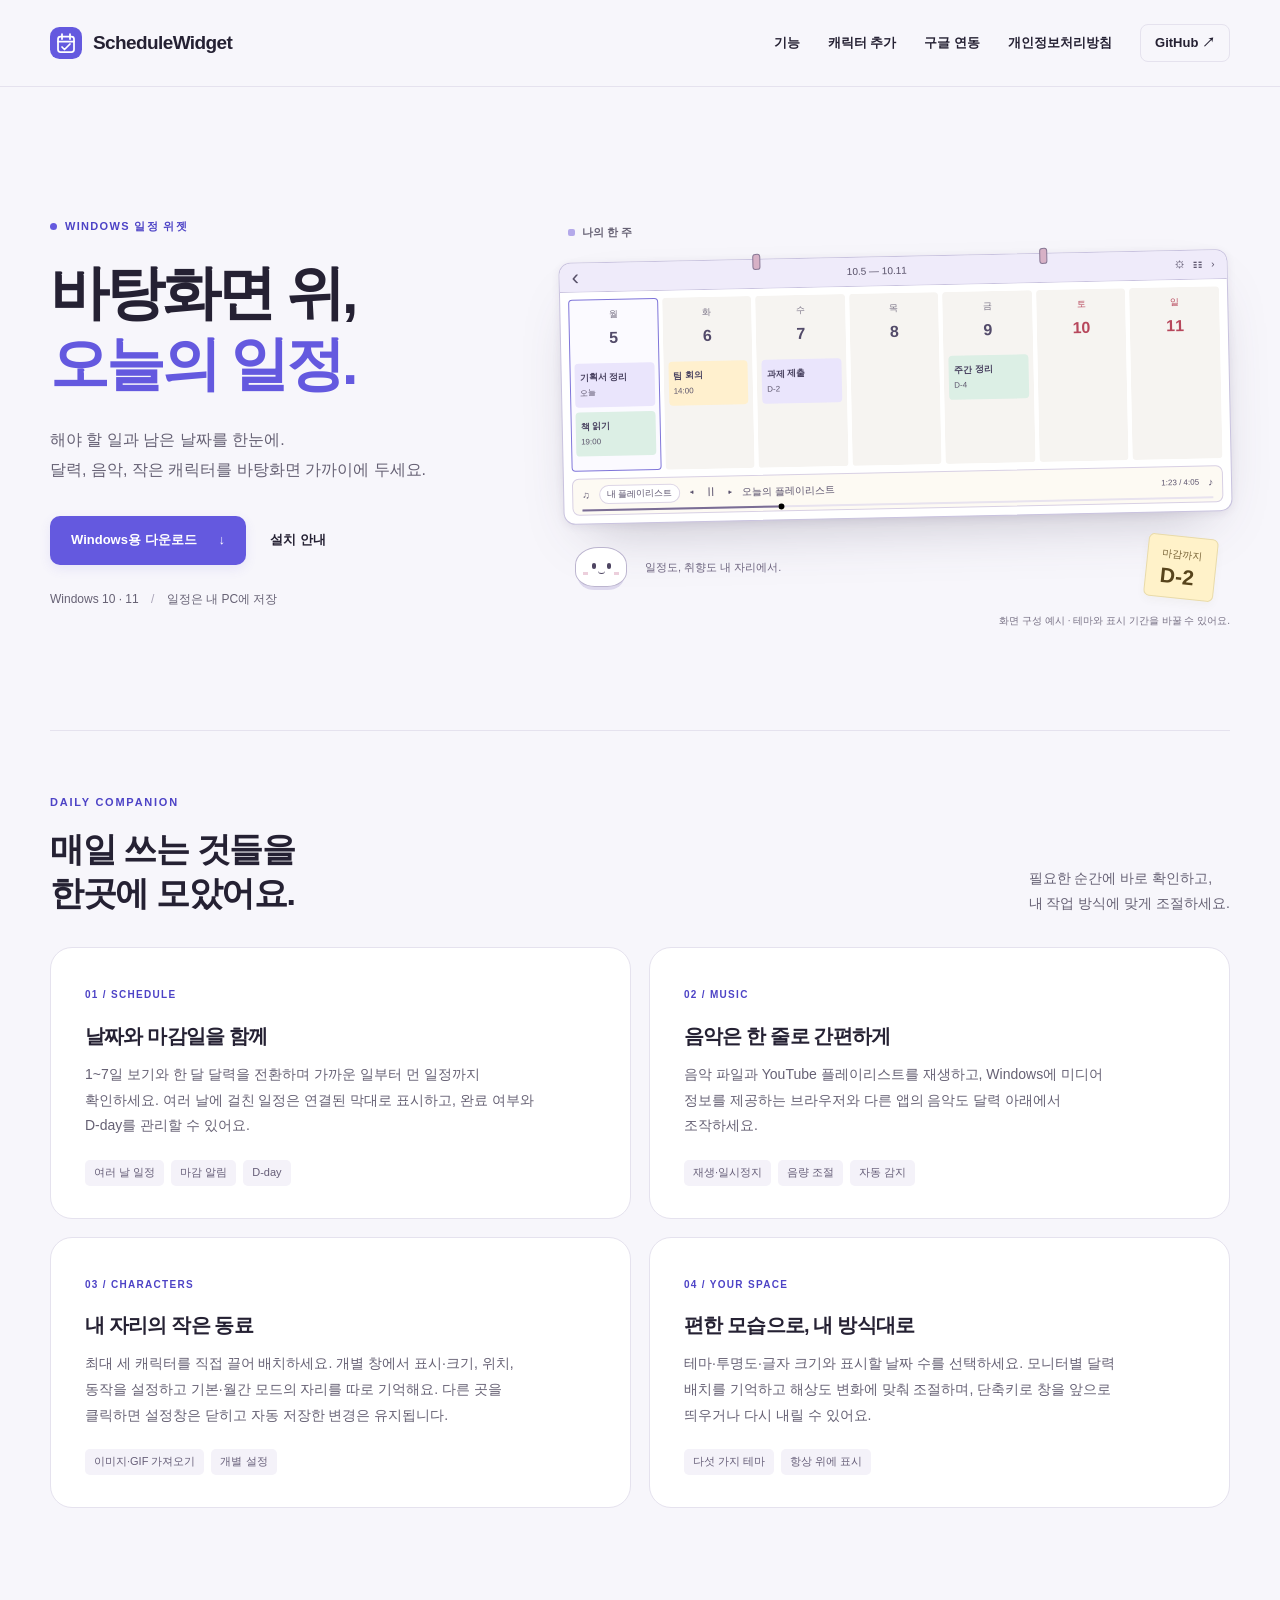
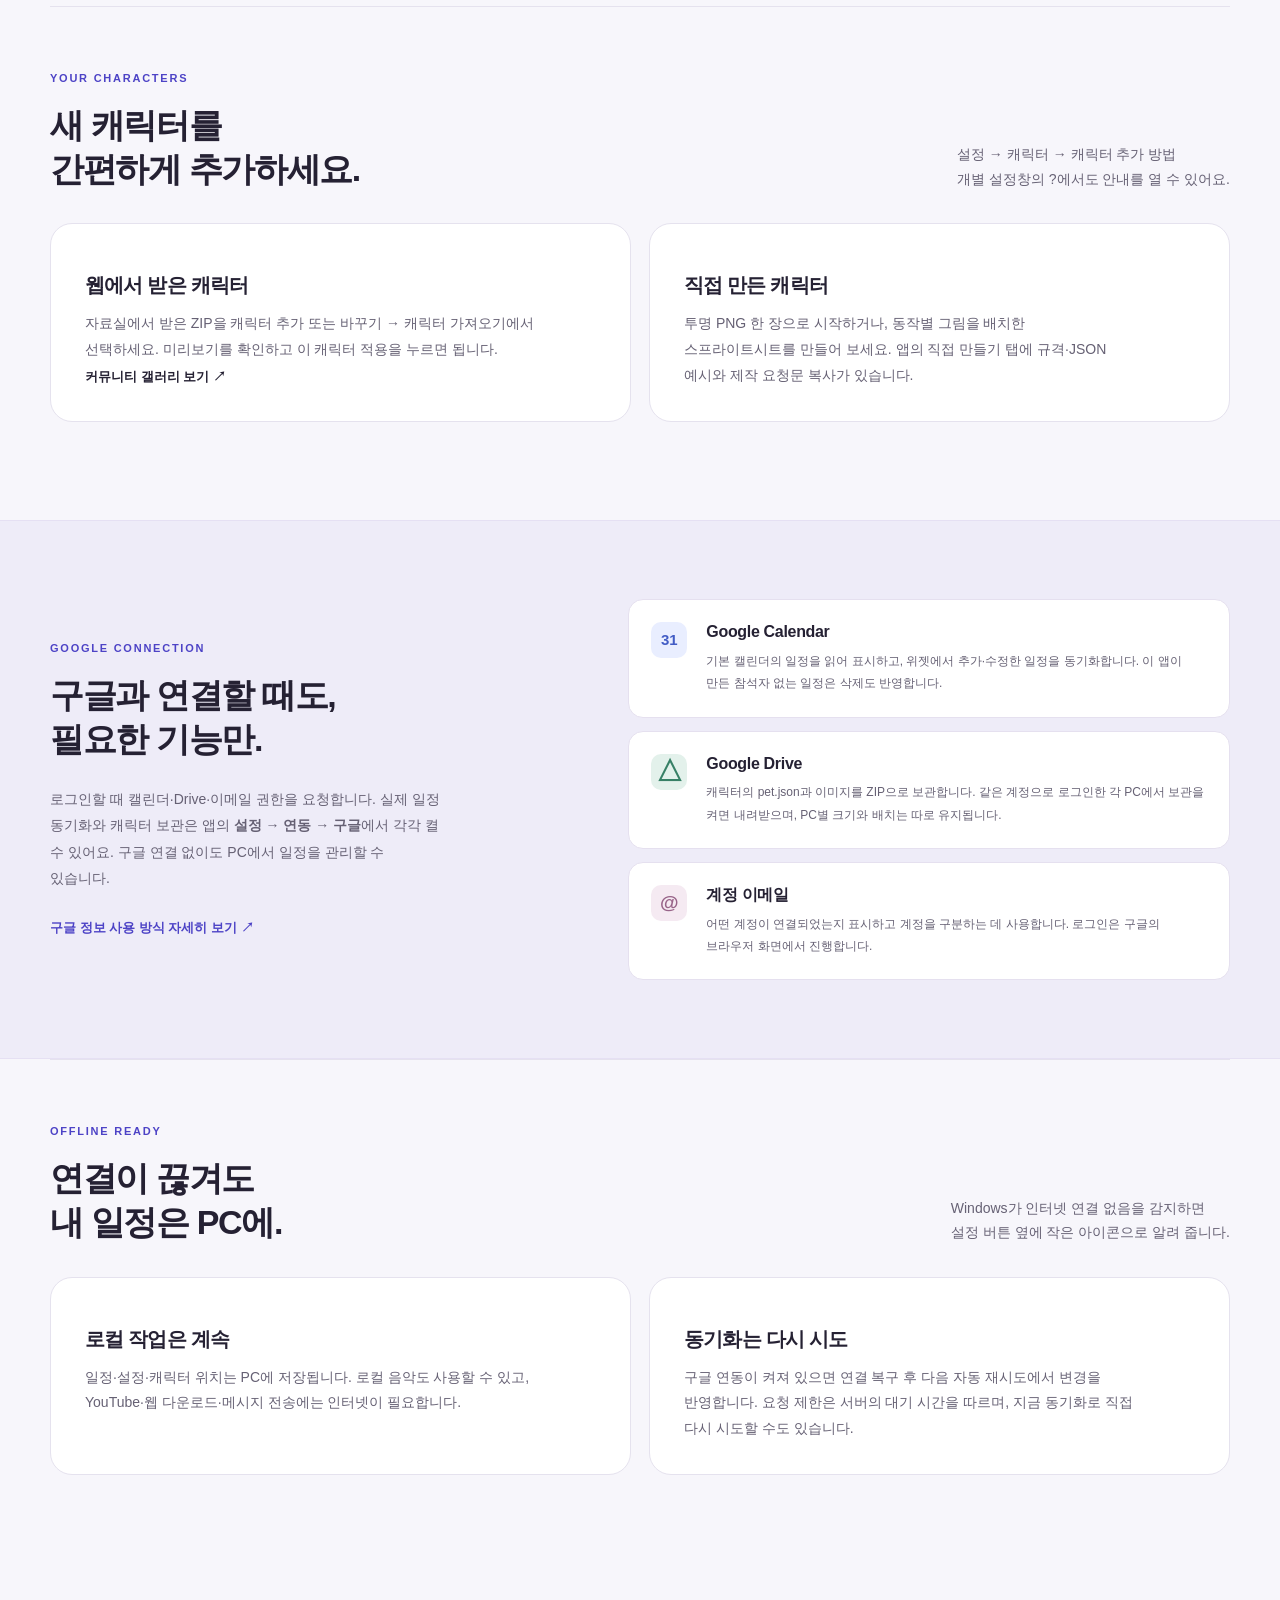
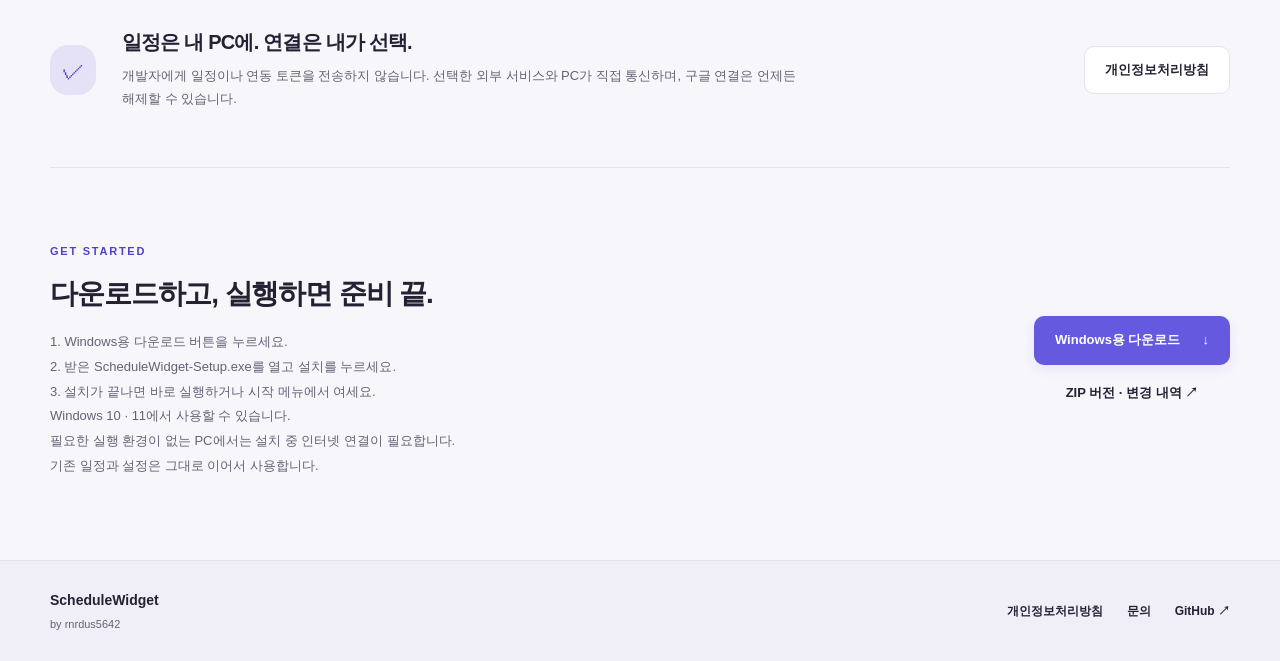
<file: docs/index.html>
<!doctype html>
<html lang="ko">
<head>
  <meta charset="utf-8">
  <meta name="viewport" content="width=device-width, initial-scale=1">
  <meta name="description" content="ScheduleWidget은 Windows 바탕화면에서 일정과 D-day를 확인하고, 음악과 캐릭터를 함께 사용하는 일정 위젯입니다. Google Calendar와 Drive 연동은 선택해서 사용할 수 있습니다.">
  <meta name="theme-color" content="#f7f6fb">
  <title>ScheduleWidget — 바탕화면 위, 오늘의 일정</title>
  <link rel="icon" href="assets/icon.svg" type="image/svg+xml">
  <link rel="stylesheet" href="assets/site.css">
</head>
<body>
  <a class="skip-link" href="#main">본문으로 건너뛰기</a>
  <header class="site-header">
    <div class="container header-inner">
      <a class="brand" href="./" aria-label="ScheduleWidget 홈"><img src="assets/icon.svg" width="32" height="32" alt=""><span>ScheduleWidget</span></a>
      <nav aria-label="주 메뉴"><a href="#features">기능</a><a href="#characters">캐릭터 추가</a><a href="#google">구글 연동</a><a href="privacy.html">개인정보처리방침</a><a class="nav-github" href="https://github.com/rnrdus5642/ScheduleWidget">GitHub <span aria-hidden="true">↗</span></a></nav>
    </div>
  </header>
  <main id="main">
    <section class="hero container" aria-labelledby="hero-title">
      <div class="hero-copy">
        <span class="eyebrow"><span class="status-dot" aria-hidden="true"></span> WINDOWS 일정 위젯</span>
        <h1 id="hero-title">바탕화면 위,<br><span>오늘의 일정.</span></h1>
        <p class="hero-description">해야 할 일과 남은 날짜를 한눈에.<br>달력, 음악, 작은 캐릭터를 바탕화면 가까이에 두세요.</p>
        <div class="hero-actions"><a class="button primary" href="https://github.com/rnrdus5642/ScheduleWidget/releases/latest/download/ScheduleWidget-Setup.exe">Windows용 다운로드 <span aria-hidden="true">↓</span></a><a class="text-link" href="#start">설치 안내</a></div>
        <p class="hero-note">Windows 10 · 11 <span aria-hidden="true">/</span> 일정은 내 PC에 저장</p>
      </div>
      <figure class="hero-visual">
        <div class="visual-label"><span class="tiny-square" aria-hidden="true"></span> 나의 한 주</div>
        <div class="widget-preview" role="img" aria-label="7일 달력에 여러 일정과 D-day가 표시되고, 아래에 한 줄 음악 막대가 있는 화면 구성 예시">
          <div class="preview-top"><span aria-hidden="true">‹</span><span>10.5 — 10.11</span><span aria-hidden="true">⚙ &nbsp; ☷ &nbsp; ›</span></div>
          <div class="week-grid">
            <div class="day today"><div class="day-heading">월<strong>5</strong></div><span class="event lavender">기획서 정리<small>오늘</small></span><span class="event sage">책 읽기<small>19:00</small></span></div>
            <div class="day"><div class="day-heading">화<strong>6</strong></div><span class="event sand">팀 회의<small>14:00</small></span></div>
            <div class="day"><div class="day-heading">수<strong>7</strong></div><span class="event lavender">과제 제출<small>D-2</small></span></div>
            <div class="day"><div class="day-heading">목<strong>8</strong></div></div>
            <div class="day"><div class="day-heading">금<strong>9</strong></div><span class="event sage">주간 정리<small>D-4</small></span></div>
            <div class="day weekend"><div class="day-heading">토<strong>10</strong></div></div>
            <div class="day weekend"><div class="day-heading">일<strong>11</strong></div></div>
          </div>
          <div class="preview-player"><span aria-hidden="true">♫</span><span class="preview-source">내 플레이리스트</span><span class="player-controls" aria-hidden="true">◂ &nbsp; Ⅱ &nbsp; ▸</span><span class="preview-track">오늘의 플레이리스트</span><span class="preview-time">1:23 / 4:05</span><span aria-hidden="true">♪</span><div class="preview-progress"><i></i></div></div>
        </div>
        <div class="visual-bottom"><span class="pet-illustration" aria-hidden="true"><i></i><b></b></span><span class="visual-message">일정도, 취향도 내 자리에서.</span><span class="dday-sticker">마감까지 <strong>D-2</strong></span></div>
        <figcaption>화면 구성 예시 · 테마와 표시 기간을 바꿀 수 있어요.</figcaption>
      </figure>
    </section>
    <section class="feature-section container" id="features" aria-labelledby="features-title">
      <div class="section-heading"><div><span class="eyebrow">DAILY COMPANION</span><h2 id="features-title">매일 쓰는 것들을<br>한곳에 모았어요.</h2></div><p>필요한 순간에 바로 확인하고,<br>내 작업 방식에 맞게 조절하세요.</p></div>
      <div class="feature-grid">
        <article class="feature-card"><span class="feature-number">01 / SCHEDULE</span><h3>날짜와 마감일을 함께</h3><p>1~7일 보기와 한 달 달력을 전환하며 가까운 일부터 먼 일정까지 확인하세요. 여러 날에 걸친 일정은 연결된 막대로 표시하고, 완료 여부와 D-day를 관리할 수 있어요.</p><div class="feature-tags"><span>여러 날 일정</span><span>마감 알림</span><span>D-day</span></div></article>
        <article class="feature-card"><span class="feature-number">02 / MUSIC</span><h3>음악은 한 줄로 간편하게</h3><p>음악 파일과 YouTube 플레이리스트를 재생하고, Windows에 미디어 정보를 제공하는 브라우저와 다른 앱의 음악도 달력 아래에서 조작하세요.</p><div class="feature-tags"><span>재생·일시정지</span><span>음량 조절</span><span>자동 감지</span></div></article>
        <article class="feature-card"><span class="feature-number">03 / CHARACTERS</span><h3>내 자리의 작은 동료</h3><p>최대 세 캐릭터를 직접 끌어 배치하세요. 개별 창에서 표시·크기, 위치, 동작을 설정하고 기본·월간 모드의 자리를 따로 기억해요. 다른 곳을 클릭하면 설정창은 닫히고 자동 저장한 변경은 유지됩니다.</p><div class="feature-tags"><span>이미지·GIF 가져오기</span><span>개별 설정</span></div></article>
        <article class="feature-card"><span class="feature-number">04 / YOUR SPACE</span><h3>편한 모습으로, 내 방식대로</h3><p>테마·투명도·글자 크기와 표시할 날짜 수를 선택하세요. 모니터별 달력 배치를 기억하고 해상도 변화에 맞춰 조절하며, 단축키로 창을 앞으로 띄우거나 다시 내릴 수 있어요.</p><div class="feature-tags"><span>다섯 가지 테마</span><span>항상 위에 표시</span></div></article>
      </div>
    </section>
    <section class="feature-section container" id="characters" aria-labelledby="characters-title">
      <div class="section-heading"><div><span class="eyebrow">YOUR CHARACTERS</span><h2 id="characters-title">새 캐릭터를<br>간편하게 추가하세요.</h2></div><p>설정 → 캐릭터 → 캐릭터 추가 방법<br>개별 설정창의 ?에서도 안내를 열 수 있어요.</p></div>
      <div class="feature-grid">
        <article class="feature-card"><h3>웹에서 받은 캐릭터</h3><p>자료실에서 받은 ZIP을 캐릭터 추가 또는 바꾸기 → 캐릭터 가져오기에서 선택하세요. 미리보기를 확인하고 이 캐릭터 적용을 누르면 됩니다.</p><a class="text-link" href="https://codexpets.org/gallery">커뮤니티 갤러리 보기 ↗</a></article>
        <article class="feature-card"><h3>직접 만든 캐릭터</h3><p>투명 PNG 한 장으로 시작하거나, 동작별 그림을 배치한 스프라이트시트를 만들어 보세요. 앱의 직접 만들기 탭에 규격·JSON 예시와 제작 요청문 복사가 있습니다.</p></article>
      </div>
    </section>
    <section class="connection-section" id="google" aria-labelledby="google-title">
      <div class="container connection-grid">
        <div class="connection-copy"><span class="eyebrow">GOOGLE CONNECTION</span><h2 id="google-title">구글과 연결할 때도,<br>필요한 기능만.</h2><p>로그인할 때 캘린더·Drive·이메일 권한을 요청합니다. 실제 일정 동기화와 캐릭터 보관은 앱의 <strong>설정 → 연동 → 구글</strong>에서 각각 켤 수 있어요. 구글 연결 없이도 PC에서 일정을 관리할 수 있습니다.</p><a class="text-link" href="privacy.html#google">구글 정보 사용 방식 자세히 보기 <span aria-hidden="true">↗</span></a></div>
        <div class="connection-list">
          <article><span class="connection-mark calendar-mark" aria-hidden="true">31</span><div><h3>Google Calendar</h3><p>기본 캘린더의 일정을 읽어 표시하고, 위젯에서 추가·수정한 일정을 동기화합니다. 이 앱이 만든 참석자 없는 일정은 삭제도 반영합니다.</p></div></article>
          <article><span class="connection-mark drive-mark" aria-hidden="true">△</span><div><h3>Google Drive</h3><p>캐릭터의 pet.json과 이미지를 ZIP으로 보관합니다. 같은 계정으로 로그인한 각 PC에서 보관을 켜면 내려받으며, PC별 크기와 배치는 따로 유지됩니다.</p></div></article>
          <article><span class="connection-mark account-mark" aria-hidden="true">@</span><div><h3>계정 이메일</h3><p>어떤 계정이 연결되었는지 표시하고 계정을 구분하는 데 사용합니다. 로그인은 구글의 브라우저 화면에서 진행합니다.</p></div></article>
        </div>
      </div>
    </section>
    <section class="feature-section container" id="offline" aria-labelledby="offline-title">
      <div class="section-heading"><div><span class="eyebrow">OFFLINE READY</span><h2 id="offline-title">연결이 끊겨도<br>내 일정은 PC에.</h2></div><p>Windows가 인터넷 연결 없음을 감지하면<br>설정 버튼 옆에 작은 아이콘으로 알려 줍니다.</p></div>
      <div class="feature-grid">
        <article class="feature-card"><h3>로컬 작업은 계속</h3><p>일정·설정·캐릭터 위치는 PC에 저장됩니다. 로컬 음악도 사용할 수 있고, YouTube·웹 다운로드·메시지 전송에는 인터넷이 필요합니다.</p></article>
        <article class="feature-card"><h3>동기화는 다시 시도</h3><p>구글 연동이 켜져 있으면 연결 복구 후 다음 자동 재시도에서 변경을 반영합니다. 요청 제한은 서버의 대기 시간을 따르며, 지금 동기화로 직접 다시 시도할 수도 있습니다.</p></article>
      </div>
    </section>
    <section class="privacy-strip container" aria-labelledby="privacy-title"><div class="privacy-symbol" aria-hidden="true">✓</div><div><h2 id="privacy-title">일정은 내 PC에. 연결은 내가 선택.</h2><p>개발자에게 일정이나 연동 토큰을 전송하지 않습니다. 선택한 외부 서비스와 PC가 직접 통신하며, 구글 연결은 언제든 해제할 수 있습니다.</p></div><a class="button secondary" href="privacy.html">개인정보처리방침</a></section>
    <section class="start-section container" id="start" aria-labelledby="start-title">
      <div><span class="eyebrow">GET STARTED</span><h2 id="start-title">다운로드하고, 실행하면 준비 끝.</h2><p>1. Windows용 다운로드 버튼을 누르세요.<br>2. 받은 ScheduleWidget-Setup.exe를 열고 설치를 누르세요.<br>3. 설치가 끝나면 바로 실행하거나 시작 메뉴에서 여세요.</p><p>Windows 10 · 11에서 사용할 수 있습니다.<br>필요한 실행 환경이 없는 PC에서는 설치 중 인터넷 연결이 필요합니다.<br>기존 일정과 설정은 그대로 이어서 사용합니다.</p></div>
      <div class="start-links"><a class="button primary" href="https://github.com/rnrdus5642/ScheduleWidget/releases/latest/download/ScheduleWidget-Setup.exe">Windows용 다운로드 <span aria-hidden="true">↓</span></a><a class="text-link" href="https://github.com/rnrdus5642/ScheduleWidget/releases/latest">ZIP 버전 · 변경 내역 <span aria-hidden="true">↗</span></a></div>
    </section>
  </main>
  <footer class="site-footer"><div class="container footer-inner"><div class="footer-brand">ScheduleWidget <span>by <a href="https://github.com/rnrdus5642">rnrdus5642</a></span></div><nav aria-label="하단 메뉴"><a href="privacy.html">개인정보처리방침</a><a href="https://github.com/rnrdus5642/ScheduleWidget/issues">문의</a><a href="https://github.com/rnrdus5642/ScheduleWidget">GitHub ↗</a></nav></div></footer>
</body>
</html>
</file>
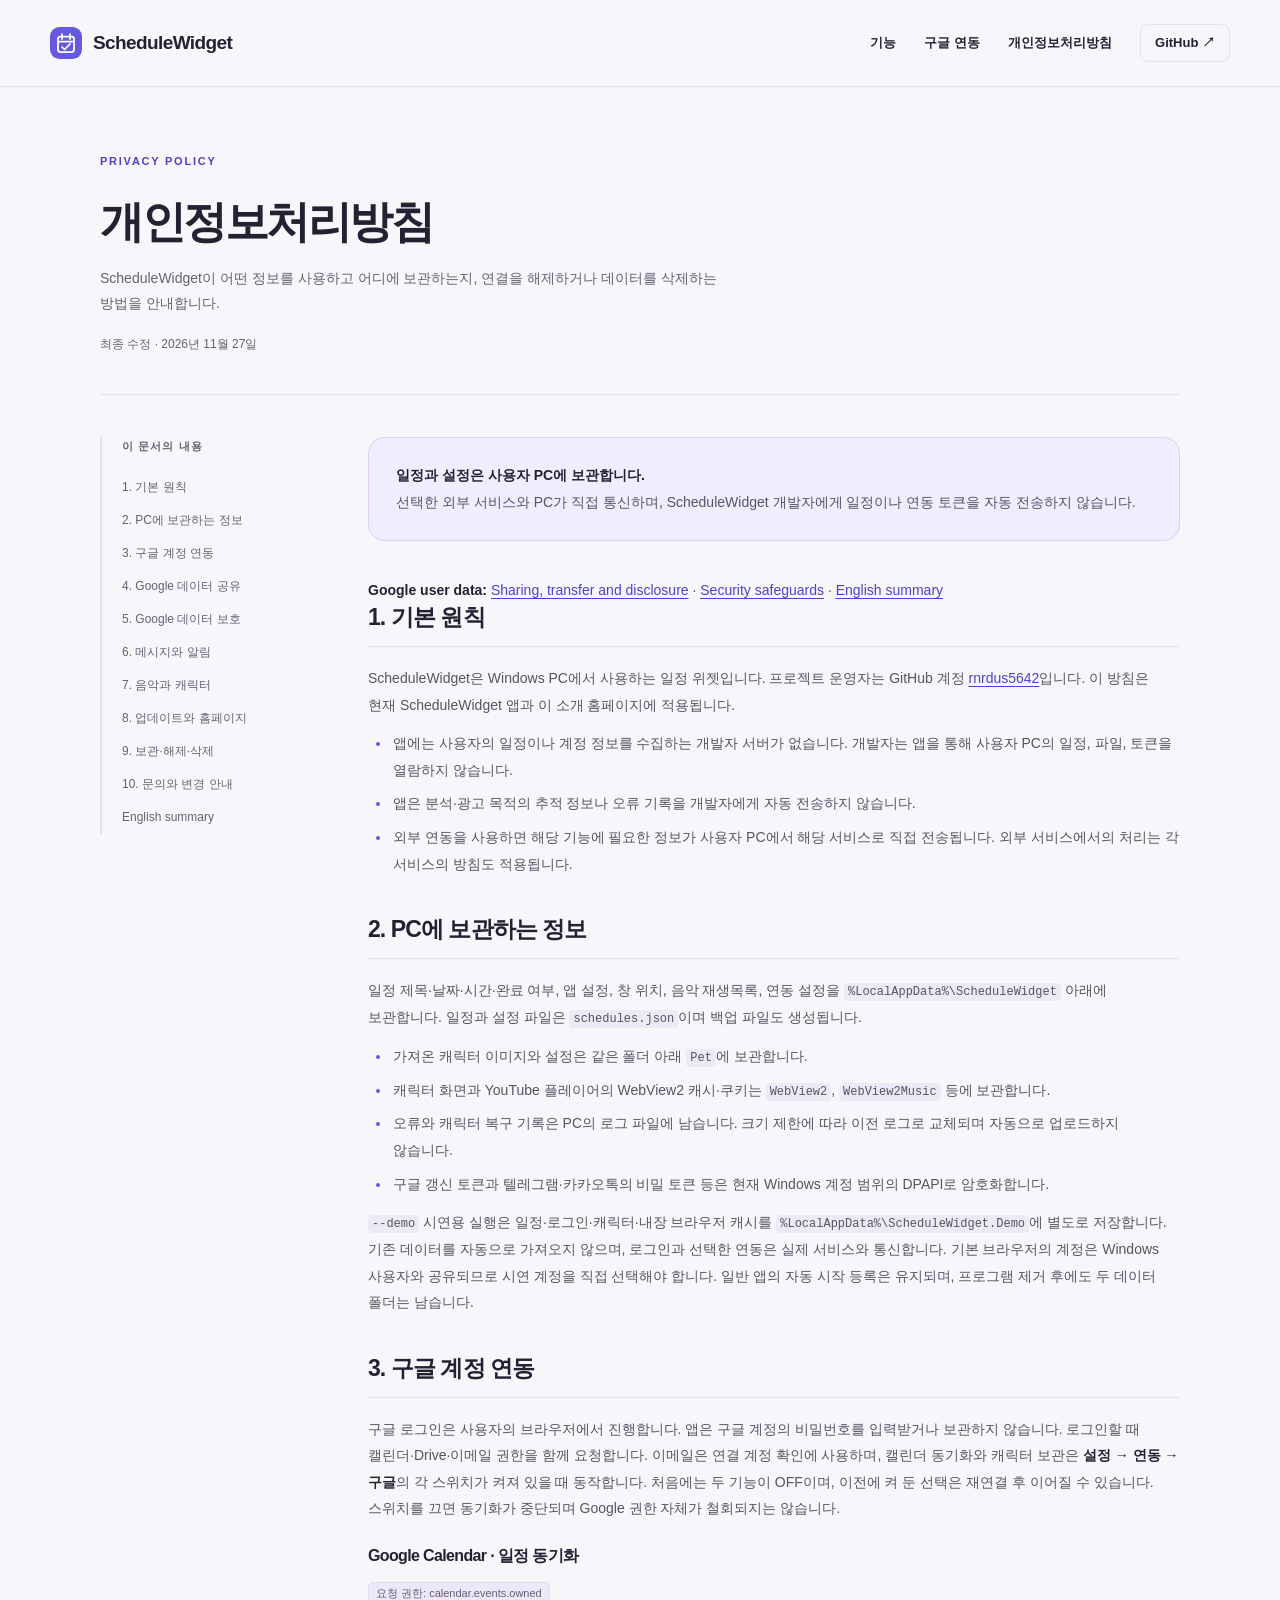
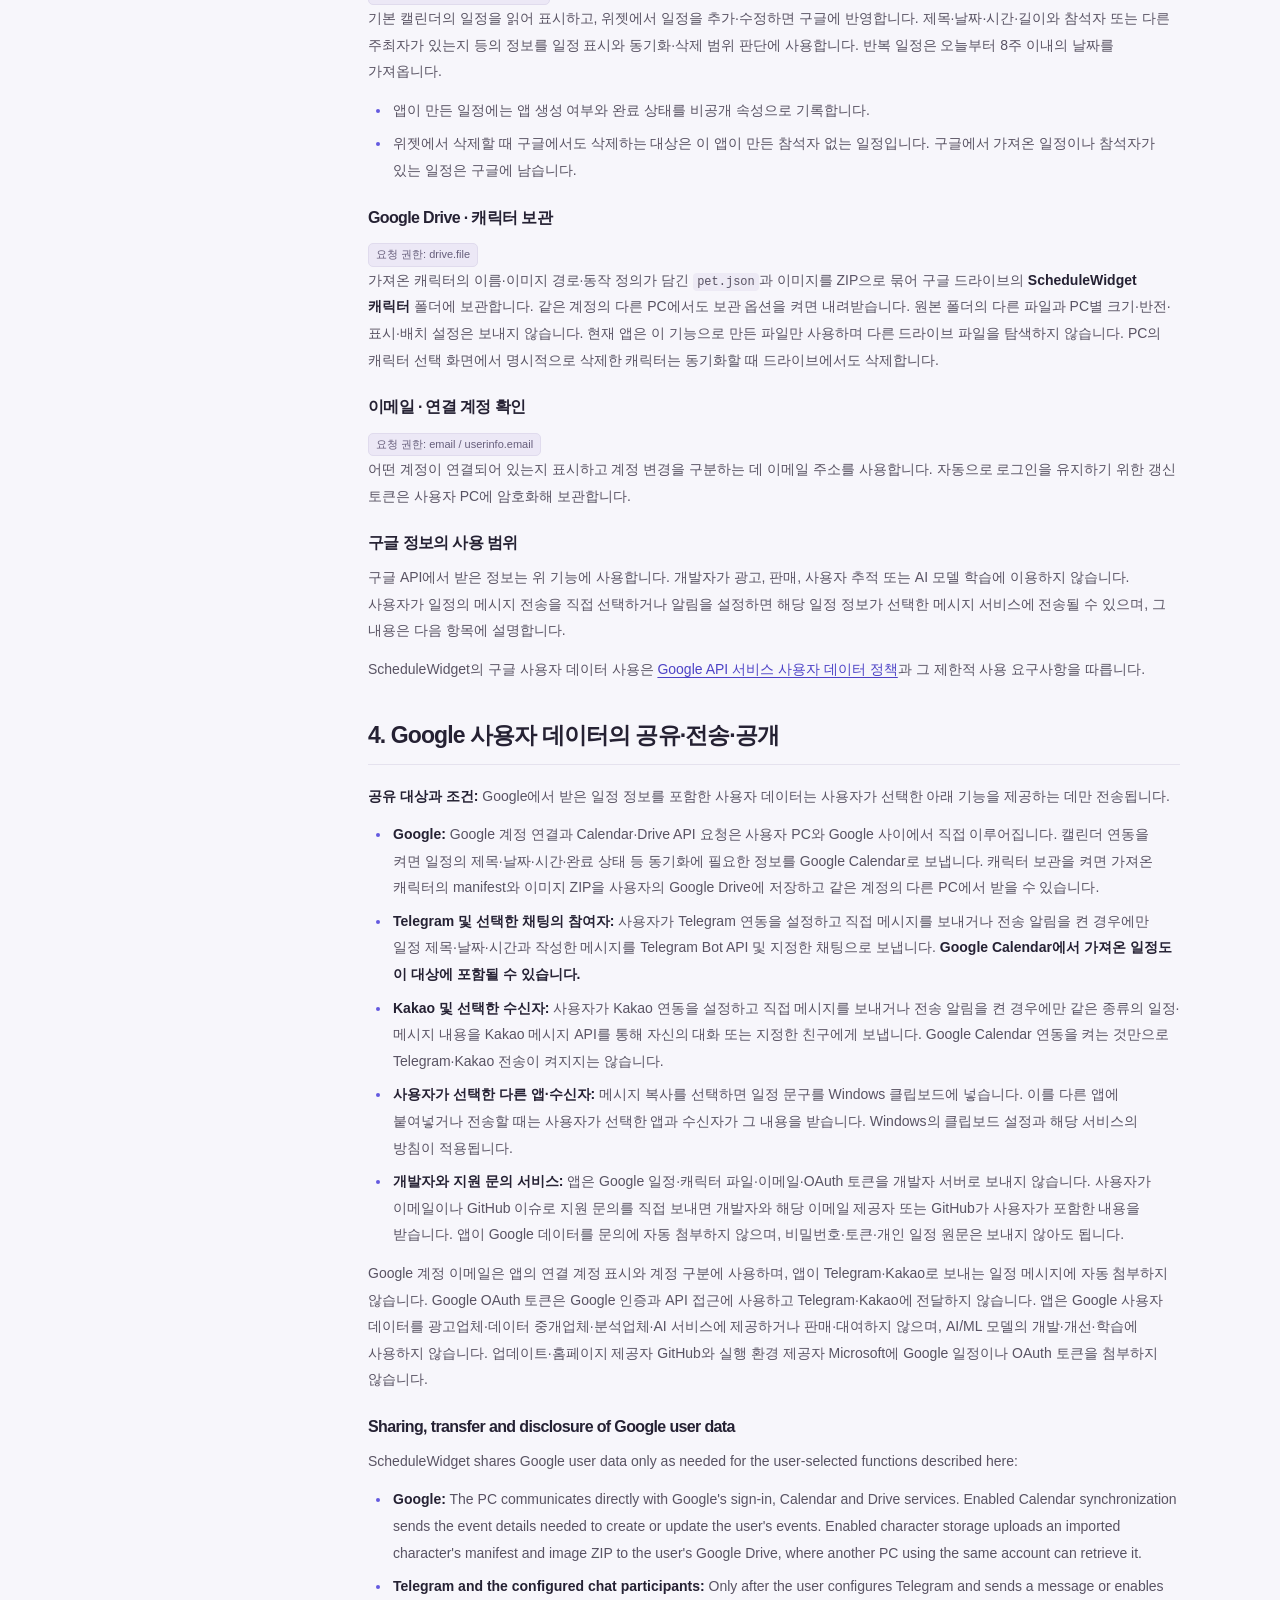
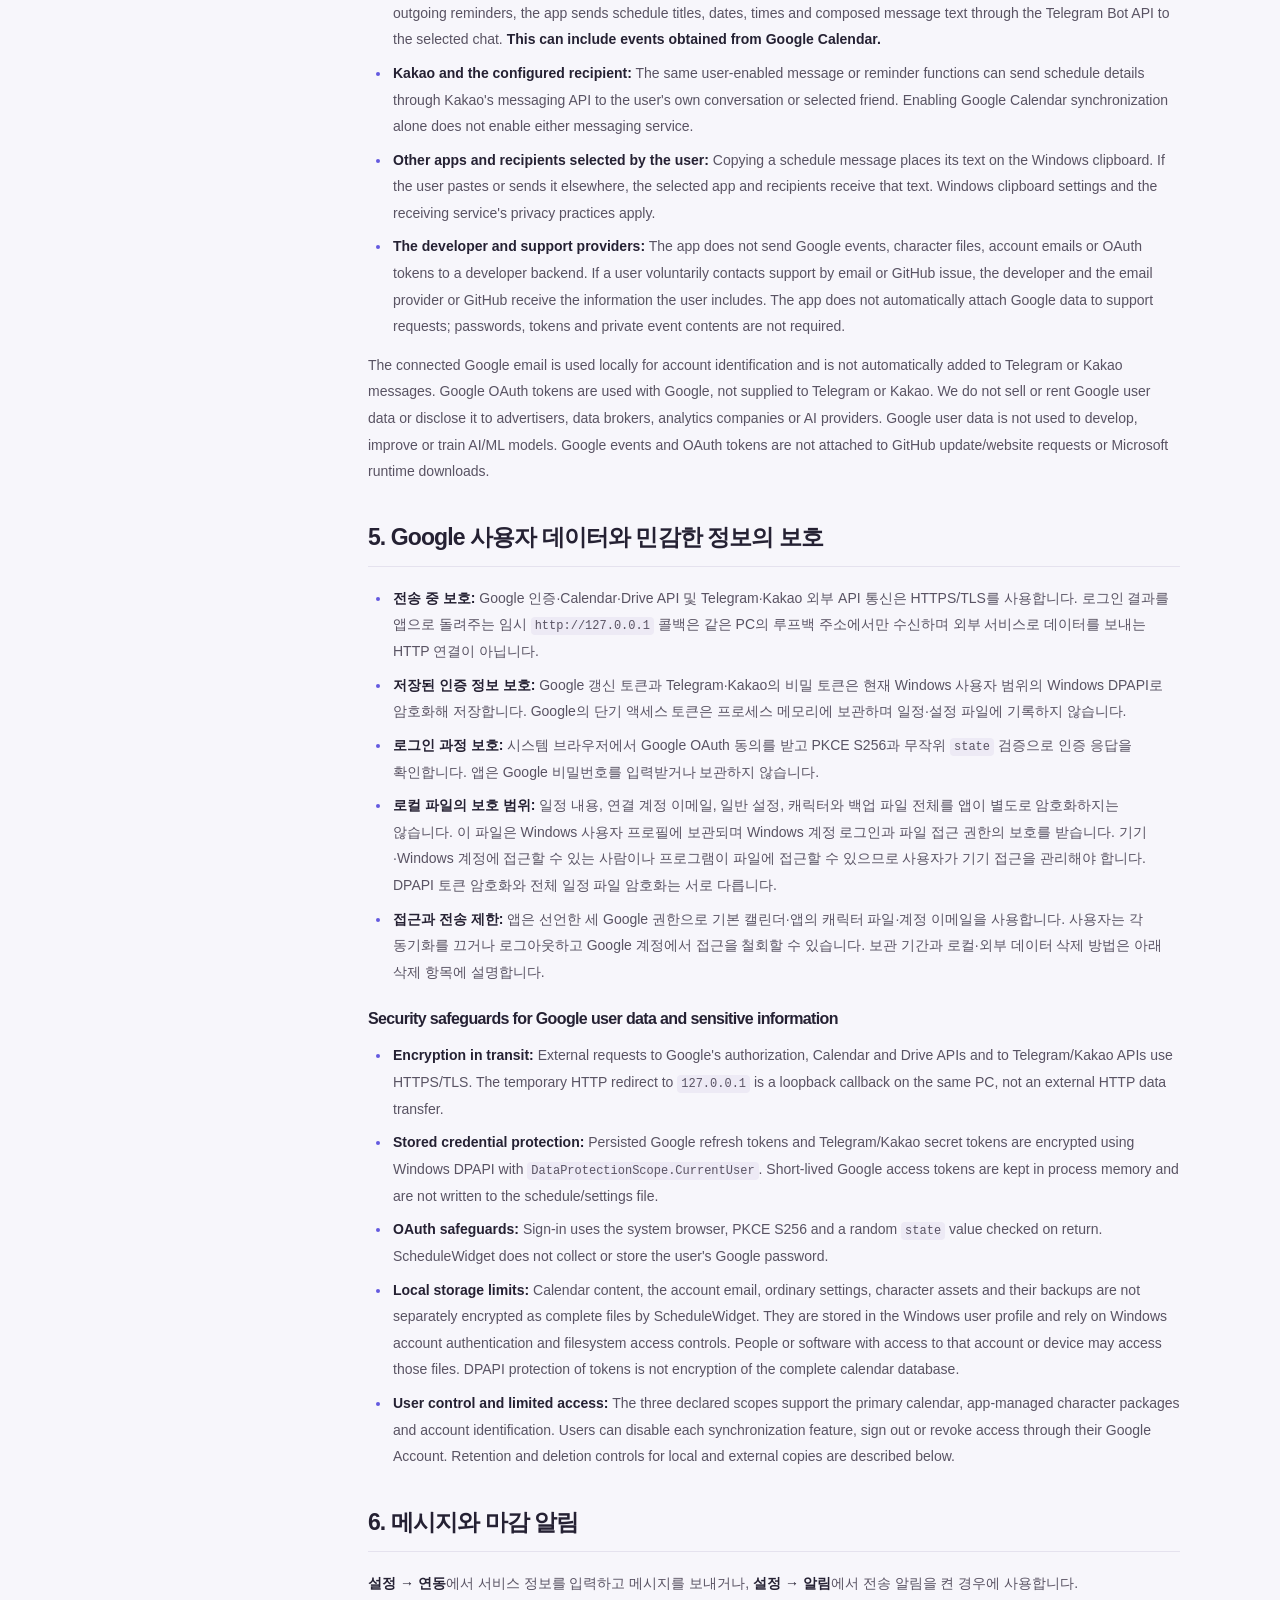
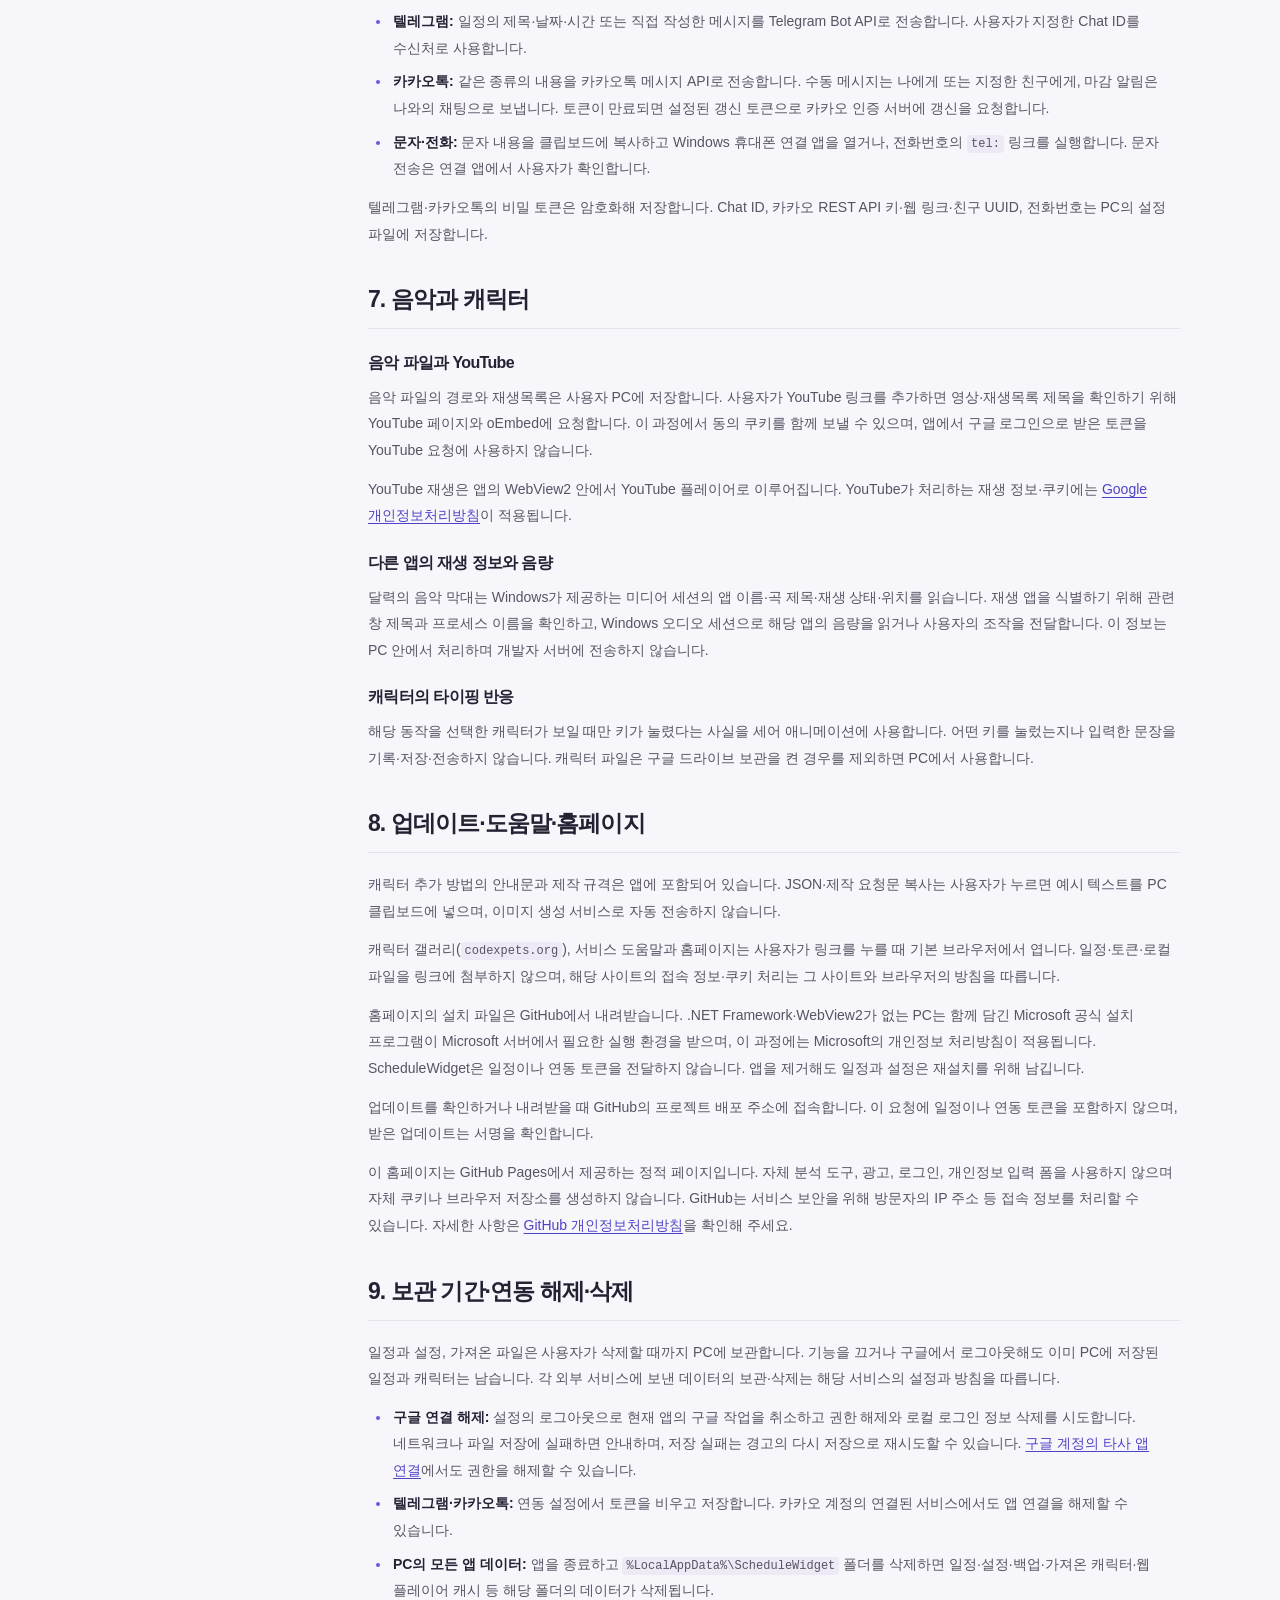
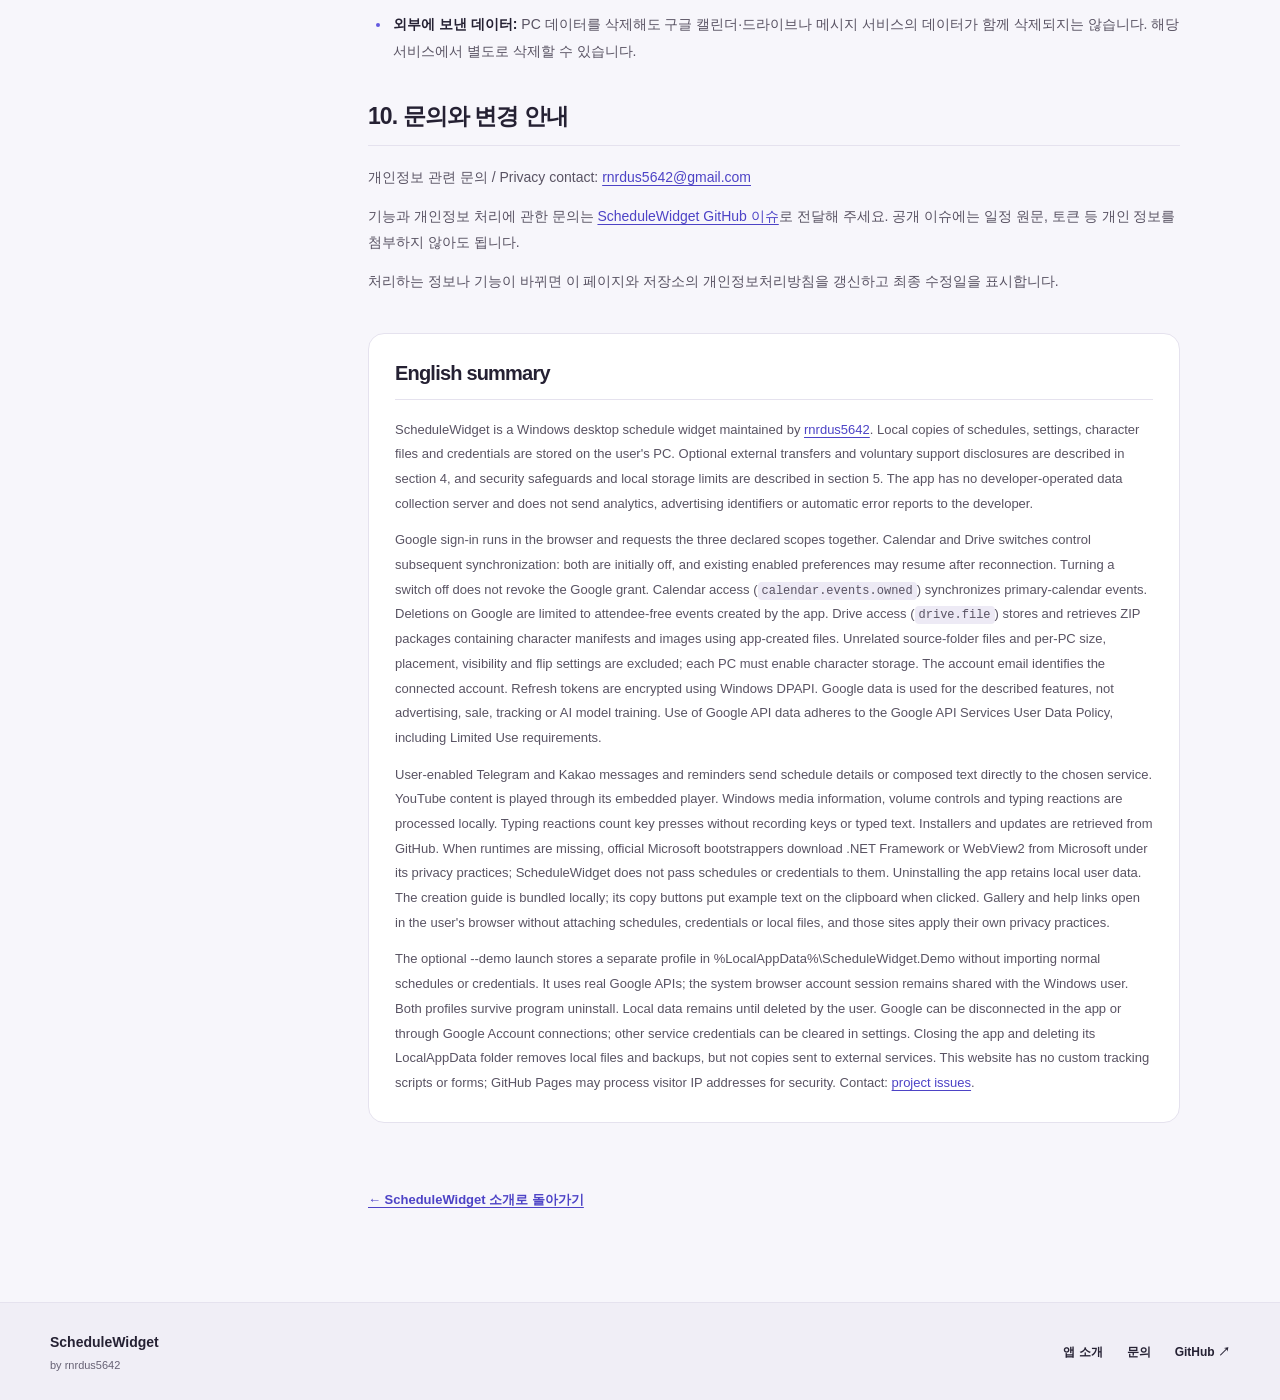
<file: docs/privacy.html>
<!doctype html>
<html lang="ko">
<head>
  <meta charset="utf-8">
  <meta name="viewport" content="width=device-width, initial-scale=1">
  <meta name="description" content="ScheduleWidget의 일정, Google Calendar·Drive 연동, 메시지, 음악, 캐릭터 및 홈페이지에서 처리하는 정보와 보관·삭제 방법을 안내합니다.">
  <meta name="theme-color" content="#f7f6fb">
  <title>개인정보처리방침 — ScheduleWidget</title>
  <link rel="icon" href="assets/icon.svg" type="image/svg+xml">
  <link rel="stylesheet" href="assets/site.css">
</head>
<body>
  <a class="skip-link" href="#main">본문으로 건너뛰기</a>
  <header class="site-header"><div class="container header-inner"><a class="brand" href="./" aria-label="ScheduleWidget 홈"><img src="assets/icon.svg" width="32" height="32" alt=""><span>ScheduleWidget</span></a><nav aria-label="주 메뉴"><a href="./#features">기능</a><a href="./#google">구글 연동</a><a href="privacy.html" aria-current="page">개인정보처리방침</a><a class="nav-github" href="https://github.com/rnrdus5642/ScheduleWidget">GitHub ↗</a></nav></div></header>
  <main id="main" class="policy-container">
    <div class="policy-heading"><span class="eyebrow">PRIVACY POLICY</span><h1>개인정보처리방침</h1><p>ScheduleWidget이 어떤 정보를 사용하고 어디에 보관하는지, 연결을 해제하거나 데이터를 삭제하는 방법을 안내합니다.</p><p class="updated">최종 수정 · 2026년 11월 27일</p></div>
    <div class="policy-layout">
      <nav class="policy-toc" aria-label="개인정보처리방침 목차"><p>이 문서의 내용</p><a href="#overview">1. 기본 원칙</a><a href="#local">2. PC에 보관하는 정보</a><a href="#google">3. 구글 계정 연동</a><a href="#google-data-sharing">4. Google 데이터 공유</a><a href="#google-data-security">5. Google 데이터 보호</a><a href="#messages">6. 메시지와 알림</a><a href="#media">7. 음악과 캐릭터</a><a href="#website">8. 업데이트와 홈페이지</a><a href="#retention">9. 보관·해제·삭제</a><a href="#contact">10. 문의와 변경 안내</a><a href="#english" lang="en">English summary</a></nav>
      <article class="policy-content" aria-label="개인정보처리방침 본문">
        <div class="policy-summary"><p><strong>일정과 설정은 사용자 PC에 보관합니다.</strong><br>선택한 외부 서비스와 PC가 직접 통신하며, ScheduleWidget 개발자에게 일정이나 연동 토큰을 자동 전송하지 않습니다.</p></div>
        <p lang="en"><strong>Google user data:</strong> <a href="#google-data-sharing-en">Sharing, transfer and disclosure</a> · <a href="#google-data-security-en">Security safeguards</a> · <a href="#english">English summary</a></p>
        <section id="overview"><h2>1. 기본 원칙</h2><p>ScheduleWidget은 Windows PC에서 사용하는 일정 위젯입니다. 프로젝트 운영자는 GitHub 계정 <a href="https://github.com/rnrdus5642">rnrdus5642</a>입니다. 이 방침은 현재 ScheduleWidget 앱과 이 소개 홈페이지에 적용됩니다.</p><ul><li>앱에는 사용자의 일정이나 계정 정보를 수집하는 개발자 서버가 없습니다. 개발자는 앱을 통해 사용자 PC의 일정, 파일, 토큰을 열람하지 않습니다.</li><li>앱은 분석·광고 목적의 추적 정보나 오류 기록을 개발자에게 자동 전송하지 않습니다.</li><li>외부 연동을 사용하면 해당 기능에 필요한 정보가 사용자 PC에서 해당 서비스로 직접 전송됩니다. 외부 서비스에서의 처리는 각 서비스의 방침도 적용됩니다.</li></ul></section>
        <section id="local"><h2>2. PC에 보관하는 정보</h2><p>일정 제목·날짜·시간·완료 여부, 앱 설정, 창 위치, 음악 재생목록, 연동 설정을 <code>%LocalAppData%\ScheduleWidget</code> 아래에 보관합니다. 일정과 설정 파일은 <code>schedules.json</code>이며 백업 파일도 생성됩니다.</p><ul><li>가져온 캐릭터 이미지와 설정은 같은 폴더 아래 <code>Pet</code>에 보관합니다.</li><li>캐릭터 화면과 YouTube 플레이어의 WebView2 캐시·쿠키는 <code>WebView2</code>, <code>WebView2Music</code> 등에 보관합니다.</li><li>오류와 캐릭터 복구 기록은 PC의 로그 파일에 남습니다. 크기 제한에 따라 이전 로그로 교체되며 자동으로 업로드하지 않습니다.</li><li>구글 갱신 토큰과 텔레그램·카카오톡의 비밀 토큰 등은 현재 Windows 계정 범위의 DPAPI로 암호화합니다.</li></ul><p><code>--demo</code> 시연용 실행은 일정·로그인·캐릭터·내장 브라우저 캐시를 <code>%LocalAppData%\ScheduleWidget.Demo</code>에 별도로 저장합니다. 기존 데이터를 자동으로 가져오지 않으며, 로그인과 선택한 연동은 실제 서비스와 통신합니다. 기본 브라우저의 계정은 Windows 사용자와 공유되므로 시연 계정을 직접 선택해야 합니다. 일반 앱의 자동 시작 등록은 유지되며, 프로그램 제거 후에도 두 데이터 폴더는 남습니다.</p></section>

        <section id="google"><h2>3. 구글 계정 연동</h2><p>구글 로그인은 사용자의 브라우저에서 진행합니다. 앱은 구글 계정의 비밀번호를 입력받거나 보관하지 않습니다. 로그인할 때 캘린더·Drive·이메일 권한을 함께 요청합니다. 이메일은 연결 계정 확인에 사용하며, 캘린더 동기화와 캐릭터 보관은 <strong>설정 → 연동 → 구글</strong>의 각 스위치가 켜져 있을 때 동작합니다. 처음에는 두 기능이 OFF이며, 이전에 켜 둔 선택은 재연결 후 이어질 수 있습니다. 스위치를 끄면 동기화가 중단되며 Google 권한 자체가 철회되지는 않습니다.</p>
          <h3>Google Calendar · 일정 동기화</h3><span class="scope-label">요청 권한: calendar.events.owned</span><p>기본 캘린더의 일정을 읽어 표시하고, 위젯에서 일정을 추가·수정하면 구글에 반영합니다. 제목·날짜·시간·길이와 참석자 또는 다른 주최자가 있는지 등의 정보를 일정 표시와 동기화·삭제 범위 판단에 사용합니다. 반복 일정은 오늘부터 8주 이내의 날짜를 가져옵니다.</p><ul><li>앱이 만든 일정에는 앱 생성 여부와 완료 상태를 비공개 속성으로 기록합니다.</li><li>위젯에서 삭제할 때 구글에서도 삭제하는 대상은 이 앱이 만든 참석자 없는 일정입니다. 구글에서 가져온 일정이나 참석자가 있는 일정은 구글에 남습니다.</li></ul>
          <h3>Google Drive · 캐릭터 보관</h3><span class="scope-label">요청 권한: drive.file</span><p>가져온 캐릭터의 이름·이미지 경로·동작 정의가 담긴 <code>pet.json</code>과 이미지를 ZIP으로 묶어 구글 드라이브의 <strong>ScheduleWidget 캐릭터</strong> 폴더에 보관합니다. 같은 계정의 다른 PC에서도 보관 옵션을 켜면 내려받습니다. 원본 폴더의 다른 파일과 PC별 크기·반전·표시·배치 설정은 보내지 않습니다. 현재 앱은 이 기능으로 만든 파일만 사용하며 다른 드라이브 파일을 탐색하지 않습니다. PC의 캐릭터 선택 화면에서 명시적으로 삭제한 캐릭터는 동기화할 때 드라이브에서도 삭제합니다.</p>
          <h3>이메일 · 연결 계정 확인</h3><span class="scope-label">요청 권한: email / userinfo.email</span><p>어떤 계정이 연결되어 있는지 표시하고 계정 변경을 구분하는 데 이메일 주소를 사용합니다. 자동으로 로그인을 유지하기 위한 갱신 토큰은 사용자 PC에 암호화해 보관합니다.</p>
          <h3>구글 정보의 사용 범위</h3><p>구글 API에서 받은 정보는 위 기능에 사용합니다. 개발자가 광고, 판매, 사용자 추적 또는 AI 모델 학습에 이용하지 않습니다. 사용자가 일정의 메시지 전송을 직접 선택하거나 알림을 설정하면 해당 일정 정보가 선택한 메시지 서비스에 전송될 수 있으며, 그 내용은 다음 항목에 설명합니다.</p><p>ScheduleWidget의 구글 사용자 데이터 사용은 <a href="https://developers.google.com/terms/api-services-user-data-policy">Google API 서비스 사용자 데이터 정책</a>과 그 제한적 사용 요구사항을 따릅니다.</p>
        </section>
        <section id="google-data-sharing">
          <h2>4. Google 사용자 데이터의 공유&#183;전송&#183;공개</h2>
          <p><strong>공유 대상과 조건:</strong> Google에서 받은 일정 정보를 포함한 사용자 데이터는 사용자가 선택한 아래 기능을 제공하는 데만 전송됩니다.</p>
          <ul>
            <li><strong>Google:</strong> Google 계정 연결과 Calendar&#183;Drive API 요청은 사용자 PC와 Google 사이에서 직접 이루어집니다. 캘린더 연동을 켜면 일정의 제목&#183;날짜&#183;시간&#183;완료 상태 등 동기화에 필요한 정보를 Google Calendar로 보냅니다. 캐릭터 보관을 켜면 가져온 캐릭터의 manifest와 이미지 ZIP을 사용자의 Google Drive에 저장하고 같은 계정의 다른 PC에서 받을 수 있습니다.</li>
            <li><strong>Telegram 및 선택한 채팅의 참여자:</strong> 사용자가 Telegram 연동을 설정하고 직접 메시지를 보내거나 전송 알림을 켠 경우에만 일정 제목&#183;날짜&#183;시간과 작성한 메시지를 Telegram Bot API 및 지정한 채팅으로 보냅니다. <strong>Google Calendar에서 가져온 일정도 이 대상에 포함될 수 있습니다.</strong></li>
            <li><strong>Kakao 및 선택한 수신자:</strong> 사용자가 Kakao 연동을 설정하고 직접 메시지를 보내거나 전송 알림을 켠 경우에만 같은 종류의 일정&#183;메시지 내용을 Kakao 메시지 API를 통해 자신의 대화 또는 지정한 친구에게 보냅니다. Google Calendar 연동을 켜는 것만으로 Telegram&#183;Kakao 전송이 켜지지는 않습니다.</li>
            <li><strong>사용자가 선택한 다른 앱&#183;수신자:</strong> 메시지 복사를 선택하면 일정 문구를 Windows 클립보드에 넣습니다. 이를 다른 앱에 붙여넣거나 전송할 때는 사용자가 선택한 앱과 수신자가 그 내용을 받습니다. Windows의 클립보드 설정과 해당 서비스의 방침이 적용됩니다.</li>
            <li><strong>개발자와 지원 문의 서비스:</strong> 앱은 Google 일정&#183;캐릭터 파일&#183;이메일&#183;OAuth 토큰을 개발자 서버로 보내지 않습니다. 사용자가 이메일이나 GitHub 이슈로 지원 문의를 직접 보내면 개발자와 해당 이메일 제공자 또는 GitHub가 사용자가 포함한 내용을 받습니다. 앱이 Google 데이터를 문의에 자동 첨부하지 않으며, 비밀번호&#183;토큰&#183;개인 일정 원문은 보내지 않아도 됩니다.</li>
          </ul>
          <p>Google 계정 이메일은 앱의 연결 계정 표시와 계정 구분에 사용하며, 앱이 Telegram&#183;Kakao로 보내는 일정 메시지에 자동 첨부하지 않습니다. Google OAuth 토큰은 Google 인증과 API 접근에 사용하고 Telegram&#183;Kakao에 전달하지 않습니다. 앱은 Google 사용자 데이터를 광고업체&#183;데이터 중개업체&#183;분석업체&#183;AI 서비스에 제공하거나 판매&#183;대여하지 않으며, AI/ML 모델의 개발&#183;개선&#183;학습에 사용하지 않습니다. 업데이트&#183;홈페이지 제공자 GitHub와 실행 환경 제공자 Microsoft에 Google 일정이나 OAuth 토큰을 첨부하지 않습니다.</p>
          <div lang="en">
          <h3 id="google-data-sharing-en">Sharing, transfer and disclosure of Google user data</h3>
          <p>ScheduleWidget shares Google user data only as needed for the user-selected functions described here:</p>
          <ul>
            <li><strong>Google:</strong> The PC communicates directly with Google&#39;s sign-in, Calendar and Drive services. Enabled Calendar synchronization sends the event details needed to create or update the user&#39;s events. Enabled character storage uploads an imported character&#39;s manifest and image ZIP to the user&#39;s Google Drive, where another PC using the same account can retrieve it.</li>
            <li><strong>Telegram and the configured chat participants:</strong> Only after the user configures Telegram and sends a message or enables outgoing reminders, the app sends schedule titles, dates, times and composed message text through the Telegram Bot API to the selected chat. <strong>This can include events obtained from Google Calendar.</strong></li>
            <li><strong>Kakao and the configured recipient:</strong> The same user-enabled message or reminder functions can send schedule details through Kakao&#39;s messaging API to the user&#39;s own conversation or selected friend. Enabling Google Calendar synchronization alone does not enable either messaging service.</li>
            <li><strong>Other apps and recipients selected by the user:</strong> Copying a schedule message places its text on the Windows clipboard. If the user pastes or sends it elsewhere, the selected app and recipients receive that text. Windows clipboard settings and the receiving service&#39;s privacy practices apply.</li>
            <li><strong>The developer and support providers:</strong> The app does not send Google events, character files, account emails or OAuth tokens to a developer backend. If a user voluntarily contacts support by email or GitHub issue, the developer and the email provider or GitHub receive the information the user includes. The app does not automatically attach Google data to support requests; passwords, tokens and private event contents are not required.</li>
          </ul>
          <p>The connected Google email is used locally for account identification and is not automatically added to Telegram or Kakao messages. Google OAuth tokens are used with Google, not supplied to Telegram or Kakao. We do not sell or rent Google user data or disclose it to advertisers, data brokers, analytics companies or AI providers. Google user data is not used to develop, improve or train AI/ML models. Google events and OAuth tokens are not attached to GitHub update/website requests or Microsoft runtime downloads.</p>
          </div>
        </section>
        <section id="google-data-security">
          <h2>5. Google 사용자 데이터와 민감한 정보의 보호</h2>
          <ul>
            <li><strong>전송 중 보호:</strong> Google 인증&#183;Calendar&#183;Drive API 및 Telegram&#183;Kakao 외부 API 통신은 HTTPS/TLS를 사용합니다. 로그인 결과를 앱으로 돌려주는 임시 <code>http://127.0.0.1</code> 콜백은 같은 PC의 루프백 주소에서만 수신하며 외부 서비스로 데이터를 보내는 HTTP 연결이 아닙니다.</li>
            <li><strong>저장된 인증 정보 보호:</strong> Google 갱신 토큰과 Telegram&#183;Kakao의 비밀 토큰은 현재 Windows 사용자 범위의 Windows DPAPI로 암호화해 저장합니다. Google의 단기 액세스 토큰은 프로세스 메모리에 보관하며 일정&#183;설정 파일에 기록하지 않습니다.</li>
            <li><strong>로그인 과정 보호:</strong> 시스템 브라우저에서 Google OAuth 동의를 받고 PKCE S256과 무작위 <code>state</code> 검증으로 인증 응답을 확인합니다. 앱은 Google 비밀번호를 입력받거나 보관하지 않습니다.</li>
            <li><strong>로컬 파일의 보호 범위:</strong> 일정 내용, 연결 계정 이메일, 일반 설정, 캐릭터와 백업 파일 전체를 앱이 별도로 암호화하지는 않습니다. 이 파일은 Windows 사용자 프로필에 보관되며 Windows 계정 로그인과 파일 접근 권한의 보호를 받습니다. 기기&#183;Windows 계정에 접근할 수 있는 사람이나 프로그램이 파일에 접근할 수 있으므로 사용자가 기기 접근을 관리해야 합니다. DPAPI 토큰 암호화와 전체 일정 파일 암호화는 서로 다릅니다.</li>
            <li><strong>접근과 전송 제한:</strong> 앱은 선언한 세 Google 권한으로 기본 캘린더&#183;앱의 캐릭터 파일&#183;계정 이메일을 사용합니다. 사용자는 각 동기화를 끄거나 로그아웃하고 Google 계정에서 접근을 철회할 수 있습니다. 보관 기간과 로컬&#183;외부 데이터 삭제 방법은 아래 삭제 항목에 설명합니다.</li>
          </ul>
          <div lang="en">
          <h3 id="google-data-security-en">Security safeguards for Google user data and sensitive information</h3>
          <ul>
            <li><strong>Encryption in transit:</strong> External requests to Google&#39;s authorization, Calendar and Drive APIs and to Telegram/Kakao APIs use HTTPS/TLS. The temporary HTTP redirect to <code>127.0.0.1</code> is a loopback callback on the same PC, not an external HTTP data transfer.</li>
            <li><strong>Stored credential protection:</strong> Persisted Google refresh tokens and Telegram/Kakao secret tokens are encrypted using Windows DPAPI with <code>DataProtectionScope.CurrentUser</code>. Short-lived Google access tokens are kept in process memory and are not written to the schedule/settings file.</li>
            <li><strong>OAuth safeguards:</strong> Sign-in uses the system browser, PKCE S256 and a random <code>state</code> value checked on return. ScheduleWidget does not collect or store the user&#39;s Google password.</li>
            <li><strong>Local storage limits:</strong> Calendar content, the account email, ordinary settings, character assets and their backups are not separately encrypted as complete files by ScheduleWidget. They are stored in the Windows user profile and rely on Windows account authentication and filesystem access controls. People or software with access to that account or device may access those files. DPAPI protection of tokens is not encryption of the complete calendar database.</li>
            <li><strong>User control and limited access:</strong> The three declared scopes support the primary calendar, app-managed character packages and account identification. Users can disable each synchronization feature, sign out or revoke access through their Google Account. Retention and deletion controls for local and external copies are described below.</li>
          </ul>
          </div>
        </section>
        <section id="messages"><h2>6. 메시지와 마감 알림</h2><p><strong>설정 → 연동</strong>에서 서비스 정보를 입력하고 메시지를 보내거나, <strong>설정 → 알림</strong>에서 전송 알림을 켠 경우에 사용합니다.</p><ul><li><strong>텔레그램:</strong> 일정의 제목·날짜·시간 또는 직접 작성한 메시지를 Telegram Bot API로 전송합니다. 사용자가 지정한 Chat ID를 수신처로 사용합니다.</li><li><strong>카카오톡:</strong> 같은 종류의 내용을 카카오톡 메시지 API로 전송합니다. 수동 메시지는 나에게 또는 지정한 친구에게, 마감 알림은 나와의 채팅으로 보냅니다. 토큰이 만료되면 설정된 갱신 토큰으로 카카오 인증 서버에 갱신을 요청합니다.</li><li><strong>문자·전화:</strong> 문자 내용을 클립보드에 복사하고 Windows 휴대폰 연결 앱을 열거나, 전화번호의 <code>tel:</code> 링크를 실행합니다. 문자 전송은 연결 앱에서 사용자가 확인합니다.</li></ul><p>텔레그램·카카오톡의 비밀 토큰은 암호화해 저장합니다. Chat ID, 카카오 REST API 키·웹 링크·친구 UUID, 전화번호는 PC의 설정 파일에 저장합니다.</p></section>
        <section id="media"><h2>7. 음악과 캐릭터</h2><h3>음악 파일과 YouTube</h3><p>음악 파일의 경로와 재생목록은 사용자 PC에 저장합니다. 사용자가 YouTube 링크를 추가하면 영상·재생목록 제목을 확인하기 위해 YouTube 페이지와 oEmbed에 요청합니다. 이 과정에서 동의 쿠키를 함께 보낼 수 있으며, 앱에서 구글 로그인으로 받은 토큰을 YouTube 요청에 사용하지 않습니다.</p><p>YouTube 재생은 앱의 WebView2 안에서 YouTube 플레이어로 이루어집니다. YouTube가 처리하는 재생 정보·쿠키에는 <a href="https://policies.google.com/privacy">Google 개인정보처리방침</a>이 적용됩니다.</p><h3>다른 앱의 재생 정보와 음량</h3><p>달력의 음악 막대는 Windows가 제공하는 미디어 세션의 앱 이름·곡 제목·재생 상태·위치를 읽습니다. 재생 앱을 식별하기 위해 관련 창 제목과 프로세스 이름을 확인하고, Windows 오디오 세션으로 해당 앱의 음량을 읽거나 사용자의 조작을 전달합니다. 이 정보는 PC 안에서 처리하며 개발자 서버에 전송하지 않습니다.</p><h3>캐릭터의 타이핑 반응</h3><p>해당 동작을 선택한 캐릭터가 보일 때만 키가 눌렸다는 사실을 세어 애니메이션에 사용합니다. 어떤 키를 눌렀는지나 입력한 문장을 기록·저장·전송하지 않습니다. 캐릭터 파일은 구글 드라이브 보관을 켠 경우를 제외하면 PC에서 사용합니다.</p></section>
        <section id="website"><h2>8. 업데이트·도움말·홈페이지</h2><p>캐릭터 추가 방법의 안내문과 제작 규격은 앱에 포함되어 있습니다. JSON·제작 요청문 복사는 사용자가 누르면 예시 텍스트를 PC 클립보드에 넣으며, 이미지 생성 서비스로 자동 전송하지 않습니다.</p><p>캐릭터 갤러리(<code>codexpets.org</code>), 서비스 도움말과 홈페이지는 사용자가 링크를 누를 때 기본 브라우저에서 엽니다. 일정·토큰·로컬 파일을 링크에 첨부하지 않으며, 해당 사이트의 접속 정보·쿠키 처리는 그 사이트와 브라우저의 방침을 따릅니다.</p><p>홈페이지의 설치 파일은 GitHub에서 내려받습니다. .NET Framework·WebView2가 없는 PC는 함께 담긴 Microsoft 공식 설치 프로그램이 Microsoft 서버에서 필요한 실행 환경을 받으며, 이 과정에는 Microsoft의 개인정보 처리방침이 적용됩니다. ScheduleWidget은 일정이나 연동 토큰을 전달하지 않습니다. 앱을 제거해도 일정과 설정은 재설치를 위해 남깁니다.</p><p>업데이트를 확인하거나 내려받을 때 GitHub의 프로젝트 배포 주소에 접속합니다. 이 요청에 일정이나 연동 토큰을 포함하지 않으며, 받은 업데이트는 서명을 확인합니다.</p><p>이 홈페이지는 GitHub Pages에서 제공하는 정적 페이지입니다. 자체 분석 도구, 광고, 로그인, 개인정보 입력 폼을 사용하지 않으며 자체 쿠키나 브라우저 저장소를 생성하지 않습니다. GitHub는 서비스 보안을 위해 방문자의 IP 주소 등 접속 정보를 처리할 수 있습니다. 자세한 사항은 <a href="https://docs.github.com/en/site-policy/privacy-policies/github-general-privacy-statement">GitHub 개인정보처리방침</a>을 확인해 주세요.</p></section>
        <section id="retention"><h2>9. 보관 기간·연동 해제·삭제</h2><p>일정과 설정, 가져온 파일은 사용자가 삭제할 때까지 PC에 보관합니다. 기능을 끄거나 구글에서 로그아웃해도 이미 PC에 저장된 일정과 캐릭터는 남습니다. 각 외부 서비스에 보낸 데이터의 보관·삭제는 해당 서비스의 설정과 방침을 따릅니다.</p><ul><li><strong>구글 연결 해제:</strong> 설정의 로그아웃으로 현재 앱의 구글 작업을 취소하고 권한 해제와 로컬 로그인 정보 삭제를 시도합니다. 네트워크나 파일 저장에 실패하면 안내하며, 저장 실패는 경고의 다시 저장으로 재시도할 수 있습니다. <a href="https://myaccount.google.com/connections">구글 계정의 타사 앱 연결</a>에서도 권한을 해제할 수 있습니다.</li><li><strong>텔레그램·카카오톡:</strong> 연동 설정에서 토큰을 비우고 저장합니다. 카카오 계정의 연결된 서비스에서도 앱 연결을 해제할 수 있습니다.</li><li><strong>PC의 모든 앱 데이터:</strong> 앱을 종료하고 <code>%LocalAppData%\ScheduleWidget</code> 폴더를 삭제하면 일정·설정·백업·가져온 캐릭터·웹 플레이어 캐시 등 해당 폴더의 데이터가 삭제됩니다.</li><li><strong>외부에 보낸 데이터:</strong> PC 데이터를 삭제해도 구글 캘린더·드라이브나 메시지 서비스의 데이터가 함께 삭제되지는 않습니다. 해당 서비스에서 별도로 삭제할 수 있습니다.</li></ul></section>
        <section id="contact"><h2>10. 문의와 변경 안내</h2><p>개인정보 관련 문의 / Privacy contact: <a href="mailto:rnrdus5642@gmail.com">rnrdus5642@gmail.com</a></p><p>기능과 개인정보 처리에 관한 문의는 <a href="https://github.com/rnrdus5642/ScheduleWidget/issues">ScheduleWidget GitHub 이슈</a>로 전달해 주세요. 공개 이슈에는 일정 원문, 토큰 등 개인 정보를 첨부하지 않아도 됩니다.</p><p>처리하는 정보나 기능이 바뀌면 이 페이지와 저장소의 개인정보처리방침을 갱신하고 최종 수정일을 표시합니다.</p></section>
        <section id="english" class="policy-en" lang="en"><h2>English summary</h2><p>ScheduleWidget is a Windows desktop schedule widget maintained by <a href="https://github.com/rnrdus5642">rnrdus5642</a>. Local copies of schedules, settings, character files and credentials are stored on the user's PC. Optional external transfers and voluntary support disclosures are described in section 4, and security safeguards and local storage limits are described in section 5. The app has no developer-operated data collection server and does not send analytics, advertising identifiers or automatic error reports to the developer.</p><p>Google sign-in runs in the browser and requests the three declared scopes together. Calendar and Drive switches control subsequent synchronization: both are initially off, and existing enabled preferences may resume after reconnection. Turning a switch off does not revoke the Google grant. Calendar access (<code>calendar.events.owned</code>) synchronizes primary-calendar events. Deletions on Google are limited to attendee-free events created by the app. Drive access (<code>drive.file</code>) stores and retrieves ZIP packages containing character manifests and images using app-created files. Unrelated source-folder files and per-PC size, placement, visibility and flip settings are excluded; each PC must enable character storage. The account email identifies the connected account. Refresh tokens are encrypted using Windows DPAPI. Google data is used for the described features, not advertising, sale, tracking or AI model training. Use of Google API data adheres to the Google API Services User Data Policy, including Limited Use requirements.</p><p>User-enabled Telegram and Kakao messages and reminders send schedule details or composed text directly to the chosen service. YouTube content is played through its embedded player. Windows media information, volume controls and typing reactions are processed locally. Typing reactions count key presses without recording keys or typed text. Installers and updates are retrieved from GitHub. When runtimes are missing, official Microsoft bootstrappers download .NET Framework or WebView2 from Microsoft under its privacy practices; ScheduleWidget does not pass schedules or credentials to them. Uninstalling the app retains local user data. The creation guide is bundled locally; its copy buttons put example text on the clipboard when clicked. Gallery and help links open in the user's browser without attaching schedules, credentials or local files, and those sites apply their own privacy practices.</p><p>The optional --demo launch stores a separate profile in %LocalAppData%\ScheduleWidget.Demo without importing normal schedules or credentials. It uses real Google APIs; the system browser account session remains shared with the Windows user. Both profiles survive program uninstall. Local data remains until deleted by the user. Google can be disconnected in the app or through Google Account connections; other service credentials can be cleared in settings. Closing the app and deleting its LocalAppData folder removes local files and backups, but not copies sent to external services. This website has no custom tracking scripts or forms; GitHub Pages may process visitor IP addresses for security. Contact: <a href="https://github.com/rnrdus5642/ScheduleWidget/issues">project issues</a>.</p></section>
        <a class="text-link policy-back" href="./">← ScheduleWidget 소개로 돌아가기</a>
      </article>
    </div>
  </main>
  <footer class="site-footer"><div class="container footer-inner"><div class="footer-brand">ScheduleWidget <span>by <a href="https://github.com/rnrdus5642">rnrdus5642</a></span></div><nav aria-label="하단 메뉴"><a href="./">앱 소개</a><a href="https://github.com/rnrdus5642/ScheduleWidget/issues">문의</a><a href="https://github.com/rnrdus5642/ScheduleWidget">GitHub ↗</a></nav></div></footer>
</body>
</html>
</file>
<file: docs/assets/site.css>
:root{color-scheme:light;--canvas:#f7f6fb;--paper:#fff;--ink:#252133;--muted:#666174;--accent:#6459df;--accent-dark:#4d43c6;--line:#e5e2ee;--lavender:#efedff;--radius:22px}
*{box-sizing:border-box}html{scroll-behavior:smooth;scroll-padding-top:100px}body{margin:0;background:var(--canvas);color:var(--ink);font-family:"Segoe UI","Malgun Gothic","Apple SD Gothic Neo",sans-serif;font-size:15px;line-height:1.75;word-break:keep-all;overflow-wrap:anywhere}a{color:inherit;text-decoration:none}button,a{-webkit-tap-highlight-color:transparent}a:focus-visible{outline:3px solid var(--accent);outline-offset:5px;border-radius:4px}a:hover{text-decoration:underline;text-underline-offset:5px}img{max-width:100%;display:block}h1,h2,h3,p,figure{margin:0}h1,h2,h3{line-height:1.3;letter-spacing:-.04em}h2{font-size:34px}h3{font-size:20px}p{color:var(--muted)}.container{width:min(1180px,calc(100% - 80px));margin-inline:auto}.skip-link{position:fixed;left:16px;top:-100px;z-index:10;padding:10px 18px;color:#fff;background:var(--accent)}.skip-link:focus{top:12px}.site-header{border-bottom:1px solid var(--line);background:var(--canvas)}.header-inner{min-height:86px;display:flex;align-items:center;justify-content:space-between;gap:26px}.brand{display:inline-flex;align-items:center;gap:11px;font-size:19px;font-weight:750;letter-spacing:-.6px;white-space:nowrap}.brand:hover{text-decoration:none}.site-header nav,.site-footer nav{display:flex;gap:28px;align-items:center;font-size:13px;font-weight:600}.nav-github{border:1px solid var(--line);padding:7px 14px;border-radius:8px}.hero{display:grid;grid-template-columns:.82fr 1.18fr;gap:46px;align-items:center;padding-block:110px 100px}.eyebrow{display:block;font-size:11px;letter-spacing:.16em;font-weight:750;color:var(--accent-dark);margin-bottom:22px}.hero-copy .eyebrow{display:flex;align-items:center;gap:8px;letter-spacing:.12em}.status-dot{width:7px;height:7px;border-radius:50%;background:var(--accent)}h1{font-size:clamp(40px,4.6vw,61px);line-height:1.2;letter-spacing:-.055em;font-weight:750}h1 span{color:var(--accent)}.hero-description{font-size:16px;line-height:1.85;margin-top:26px}.hero-actions{display:flex;align-items:center;flex-wrap:wrap;gap:24px;margin-top:32px}.button{display:inline-flex;align-items:center;justify-content:center;gap:22px;padding:12px 20px;border:1px solid transparent;border-radius:10px;font-size:13px;font-weight:700;min-height:46px;white-space:nowrap;transition:background .15s}.button:hover{text-decoration:none}.primary{background:var(--accent);color:#fff;box-shadow:0 4px 12px #6459df1c}.primary:hover{background:var(--accent-dark)}.secondary{background:var(--paper);border-color:var(--line)}.secondary:hover{background:var(--lavender)}.text-link{font-size:13px;font-weight:650;display:inline-block}.hero-note{font-size:12px;margin-top:24px}.hero-note span{margin:0 9px;color:#aaa4b8}.hero-visual{min-width:0;position:relative;padding-top:26px}.visual-label{display:flex;align-items:center;gap:7px;font-size:11px;font-weight:650;color:var(--muted);margin:0 0 14px 7px}.tiny-square{width:7px;height:7px;background:#b4a9ea;border-radius:2px}.widget-preview{position:relative;background:#fff;border:1px solid #c9c3df;border-radius:12px;padding:0 8px 8px;box-shadow:0 26px 60px -28px #47415c5c,0 2px 8px #3c285614;transform:rotate(-1.2deg)}.widget-preview:before,.widget-preview:after{position:absolute;top:-6px;content:"";width:6px;height:14px;background:#d7b1c6;border:1px solid #867693;border-radius:3px;left:29%}.widget-preview:after{left:72%}.preview-top{display:flex;align-items:center;justify-content:space-between;height:29px;font-size:10px;margin:0 -8px 7px;padding:0 12px;background:#efebfa;border-bottom:1px solid #c9c3df;border-radius:11px 11px 0 0;color:#575068}.preview-top>span:first-child{font-size:22px;line-height:1}.week-grid{display:grid;grid-template-columns:repeat(7,minmax(0,1fr));gap:4px;min-height:172px}.day{padding:7px 4px;background:#f6f4f1;border:1.5px solid transparent;border-radius:4px}.day.today{border-color:#7f75d9;background:#fbfaff}.day-heading{text-align:center;font-size:9px;color:#777084;margin-bottom:11px}.day-heading strong{display:block;font-size:16px;color:#524a69;margin-top:1px}.weekend .day-heading,.weekend .day-heading strong{color:#b7475c}.event{display:block;font-size:9px;font-weight:600;color:#494260;border-radius:4px;padding:7px 5px;margin-bottom:5px;line-height:1.6;word-break:keep-all}.event small{display:block;font-size:8px;margin-top:3px;color:#5c556c;font-weight:400}.lavender{background:#eae5fc}.sage{background:#dcefe5}.sand{background:#fff0ce}.preview-player{position:relative;height:37px;margin-top:7px;background:#fdfaf3;border:1px solid #d8d0e4;border-radius:7px;display:flex;align-items:center;gap:9px;padding:0 9px 4px;font-size:10px;color:#5a526d;white-space:nowrap;overflow:hidden}.preview-source{font-size:9px;border:1px solid #ddd6e6;border-radius:12px;padding:1px 7px;background:#fff}.player-controls{font-size:12px}.preview-track{overflow:hidden;text-overflow:ellipsis;flex:1}.preview-time{font-size:8px}.preview-progress{position:absolute;left:9px;right:9px;bottom:3px;height:2px;background:#e8e3ef}.preview-progress:before{content:"";display:block;width:31%;height:2px;background:#7a6d94}.preview-progress i{display:block;position:absolute;left:31%;top:-2px;width:6px;height:6px;background:#000;border-radius:50%}.visual-bottom{height:90px;display:flex;align-items:center;gap:18px;padding:8px 14px 0}.visual-message{font-size:11px;color:#6d647f}.dday-sticker{margin-left:auto;background:#fff2c9;border:1px solid #e9dba9;padding:9px 14px;font-size:10px;transform:rotate(6deg);box-shadow:0 4px 8px #5043230a;border-radius:6px;white-space:nowrap;color:#756033}.dday-sticker strong{display:block;font-size:21px;line-height:1.2;color:#57441c}.pet-illustration{position:relative;display:block;flex:0 0 52px;width:52px;height:40px;background:#fff;border:1.5px solid #bcb5cf;border-radius:45% 45% 38% 38%;box-shadow:0 6px 0 -3px #ddd8ed}.pet-illustration:before,.pet-illustration:after{content:"";position:absolute;width:4px;height:6px;border-radius:3px;background:#4e4562;top:15px;left:16px}.pet-illustration:after{left:31px}.pet-illustration i{position:absolute;left:22px;top:22px;width:7px;height:4px;border-bottom:1.5px solid #4e4562;border-radius:0 0 6px 6px}.pet-illustration b{position:absolute;left:7px;right:7px;top:24px;height:3px;border-left:5px solid #eccfdc;border-right:5px solid #eccfdc}.hero-visual figcaption{font-size:10px;text-align:right;color:#766f83;margin-top:4px}.feature-section{padding-block:62px 98px;border-top:1px solid var(--line)}.section-heading{display:flex;justify-content:space-between;align-items:end;gap:30px;margin-bottom:32px}.section-heading .eyebrow,.connection-copy .eyebrow,.start-section .eyebrow{margin-bottom:15px}.section-heading p{font-size:14px}.feature-grid{display:grid;grid-template-columns:repeat(2,minmax(0,1fr));gap:18px}.feature-card{padding:32px 34px;background:var(--paper);border:1px solid var(--line);border-radius:var(--radius)}.feature-number{font-size:10px;letter-spacing:.13em;color:var(--accent-dark);font-weight:650}.feature-card h3{margin-top:16px;margin-bottom:13px}.feature-card p{font-size:14px;max-width:450px;line-height:1.85}.feature-tags{display:flex;flex-wrap:wrap;gap:7px;margin-top:21px}.feature-tags span{padding:3px 9px;border-radius:5px;background:#f4f2f9;color:#665e78;font-size:11px}.connection-section{background:#eeecf8;border-top:1px solid #e5e0f3;border-bottom:1px solid #e5e0f3;padding-block:78px}.connection-grid{display:grid;grid-template-columns:.9fr 1.1fr;gap:86px;align-items:center}.connection-copy>p{margin-top:24px;font-size:14px;line-height:1.9;max-width:395px}.connection-copy .text-link{margin-top:25px;color:var(--accent-dark)}.connection-list{display:grid;gap:13px}.connection-list article{background:#fff;border:1px solid #e5e0ef;border-radius:15px;padding:22px;display:flex;align-items:start;gap:19px}.connection-list h3{font-size:16px;letter-spacing:-.02em;margin-bottom:7px}.connection-list p{font-size:12px;line-height:1.85}.connection-mark{flex:0 0 36px;display:flex;align-items:center;justify-content:center;width:36px;height:36px;border-radius:10px;font-size:19px;font-weight:700}.calendar-mark{background:#e9eeff;color:#425cc5;font-size:15px}.drive-mark{background:#e3f1eb;color:#378066;font-size:27px}.account-mark{background:#f5eaf2;color:#986489}.privacy-strip{display:flex;align-items:center;gap:26px;padding-block:56px;border-bottom:1px solid var(--line)}.privacy-strip>div:nth-child(2){flex:1}.privacy-strip h2{font-size:20px;margin-bottom:10px}.privacy-strip p{font-size:13px;max-width:700px}.privacy-symbol{display:grid;place-items:center;flex:0 0 46px;height:50px;font-size:23px;border-radius:18px;background:#e5e1f6;color:var(--accent-dark)}.start-section{padding-block:74px 82px;display:flex;justify-content:space-between;align-items:center;gap:32px}.start-section h2{font-size:28px;margin-bottom:18px}.start-section p{font-size:13px;line-height:1.9}.start-links{display:grid;gap:17px;flex-shrink:0;text-align:center}.site-footer{border-top:1px solid var(--line);padding-block:27px;background:#f0eef6}.footer-inner{display:flex;align-items:center;justify-content:space-between;gap:20px}.footer-brand{font-size:14px;font-weight:650}.footer-brand span{display:block;font-size:11px;color:var(--muted);font-weight:400;margin-top:2px}.site-footer nav{font-size:12px;gap:24px}
/* Privacy document shares the product's typography and stays readable at narrow widths. */
.policy-container{width:min(1080px,calc(100% - 80px));margin-inline:auto}.policy-heading{padding-block:65px 39px;border-bottom:1px solid var(--line)}.policy-heading h1{font-size:44px;line-height:1.3}.policy-heading p{font-size:14px;max-width:650px;margin-top:16px}.policy-heading .updated{font-size:12px;margin-top:19px}.policy-layout{display:grid;grid-template-columns:210px minmax(0,1fr);gap:58px;padding-block:42px 90px;align-items:start}.policy-toc{position:sticky;top:25px;border-left:2px solid var(--line);padding-left:20px}.policy-toc p{font-size:11px;letter-spacing:.1em;font-weight:700;margin-bottom:14px}.policy-toc a{display:block;font-size:12px;padding:6px 0;color:var(--muted)}.policy-toc a:hover{color:var(--accent-dark)}.policy-content{min-width:0}.policy-summary{padding:24px 27px;border:1px solid #d8d2f4;border-radius:16px;background:var(--lavender);margin-bottom:36px}.policy-summary p{color:#4b4267;font-size:14px;line-height:1.85}.policy-content section{scroll-margin-top:30px;margin-bottom:38px}.policy-content h2{font-size:23px;padding-bottom:13px;border-bottom:1px solid var(--line);margin-bottom:18px}.policy-content h3{font-size:16px;margin:24px 0 10px}.policy-content p,.policy-content li{font-size:14px;line-height:1.9;color:#595363}.policy-content p+p{margin-top:12px}.policy-content ul,.policy-content ol{padding-left:23px;margin-block:12px}.policy-content li{padding-left:2px;margin-bottom:7px}.policy-content li::marker{color:var(--accent)}.policy-content a{color:var(--accent-dark);text-decoration:underline;text-underline-offset:3px}.policy-content code{font-size:12px;padding:2px 4px;border-radius:4px;background:#edeaf5;word-break:break-all;overflow-wrap:anywhere}.policy-content strong{color:var(--ink);font-weight:650}.scope-label{display:inline-block;font-size:11px;color:#665e7b;background:#ece8f6;border:1px solid #e0dbed;padding:1px 7px;border-radius:5px;margin-top:5px}.policy-en{padding:26px;background:#fff;border:1px solid var(--line);border-radius:16px}.policy-en h2{font-size:20px}.policy-content .policy-en p{font-size:13px}.policy-back{margin-top:28px}
@media(min-width:1500px){.hero{padding-block:128px 115px}.hero-visual{transform:scale(1.04)}}
@media(max-width:1000px){.container,.policy-container{width:calc(100% - 48px)}.hero{gap:30px;padding-block:74px 64px;grid-template-columns:.8fr 1.2fr}h1{font-size:42px}.hero-description{font-size:14px}.hero-actions{gap:18px}.hero-actions .button{padding-inline:14px}.hero-actions .text-link{font-size:12px}.preview-time{display:none}.connection-grid{gap:38px}.feature-card{padding:27px}.policy-layout{gap:35px;grid-template-columns:180px minmax(0,1fr)}.site-header nav{gap:18px}.privacy-strip{gap:18px}.privacy-strip .button{padding-inline:14px;font-size:12px}.visual-message{font-size:10px}}
@media(max-width:760px){.container,.policy-container{width:calc(100% - 40px)}.header-inner{min-height:76px;flex-wrap:wrap;gap:13px;padding-block:16px}.brand{font-size:18px}.site-header nav{gap:18px;font-size:12px}.nav-github{display:none}.hero{grid-template-columns:1fr;gap:35px;padding-block:54px 48px}.hero-copy{max-width:580px}h1{font-size:48px}.hero-description{font-size:15px;margin-top:20px}.hero-actions{margin-top:25px}.hero-note{margin-top:20px}.hero-visual{padding-top:7px;max-width:620px;width:100%;margin-inline:auto}.widget-preview{transform:rotate(-.6deg)}.week-grid{min-height:165px}.visual-bottom{height:82px;padding-inline:12px}.feature-section{padding-block:43px 58px}.section-heading{display:block;margin-bottom:25px}.section-heading h2{font-size:30px}.section-heading p{margin-top:17px;font-size:13px}.feature-grid{gap:13px}.feature-card{padding:24px}.feature-card h3{font-size:19px}.feature-card p{font-size:13px}.feature-tags span{font-size:10px}.connection-section{padding-block:50px}.connection-grid{grid-template-columns:1fr;gap:28px}.connection-copy h2{font-size:30px}.connection-copy>p{max-width:600px;margin-top:18px}.connection-list{grid-template-columns:1fr}.privacy-strip{flex-wrap:wrap;align-items:start;padding-block:37px}.privacy-strip h2{font-size:19px}.privacy-strip .button{margin-left:64px}.start-section{padding-block:45px;align-items:start;flex-direction:column;gap:23px}.start-section h2{font-size:26px}.start-links{display:flex;align-items:center;flex-wrap:wrap;gap:20px}.footer-inner{align-items:start}.site-footer nav{gap:13px;font-size:11px;flex-wrap:wrap;justify-content:end}.policy-heading{padding-block:44px 29px}.policy-heading h1{font-size:34px}.policy-layout{display:block;padding-top:24px;padding-bottom:50px}.policy-toc{position:static;display:flex;flex-wrap:wrap;gap:2px 18px;padding:0 0 23px;margin-bottom:25px;border-left:0;border-bottom:1px solid var(--line)}.policy-toc p{width:100%;margin-bottom:3px}.policy-summary{padding:20px}.policy-content h2{font-size:22px}}
@media(max-width:440px){.header-inner{gap:15px}.site-header nav{width:100%;justify-content:space-between;gap:10px}.site-header nav a{padding-block:2px}.hero{padding-top:41px}h1{font-size:44px}.eyebrow{font-size:10px;margin-bottom:17px}.hero-description{font-size:14px}.hero-note{font-size:11px}.hero-visual{margin-top:4px}.widget-preview{padding-inline:5px}.preview-top{margin-inline:-5px}.week-grid{gap:3px;min-height:145px}.day{padding:6px 2px}.day-heading{font-size:8px;margin-bottom:10px}.day-heading strong{font-size:14px}.event{font-size:8px;padding:5px 3px}.event small{font-size:7px}.preview-player{gap:8px;font-size:9px}.preview-source{display:none}.visual-bottom{gap:12px;padding-inline:7px}.dday-sticker{padding:7px 10px}.dday-sticker strong{font-size:20px}.visual-message{max-width:110px;font-size:10px}.feature-grid{grid-template-columns:1fr}.feature-card{padding:25px}.feature-card h3{font-size:20px}.feature-card p{font-size:14px}.feature-tags span{font-size:11px}.connection-list article{padding:19px;gap:13px}.connection-list p{font-size:13px}.privacy-symbol{flex-basis:36px;height:40px;font-size:20px;border-radius:13px}.privacy-strip{gap:14px}.privacy-strip .button{margin-left:50px}.start-links{display:grid;text-align:left}.footer-inner{display:block}.site-footer nav{margin-top:18px;justify-content:start;gap:23px}.policy-heading h1{font-size:29px}.policy-heading p{font-size:13px}.policy-content p,.policy-content li{font-size:13px}.policy-content h2{font-size:21px}.policy-summary{padding:18px}.policy-en{padding:20px}}
@media(max-width:760px){.privacy-strip{display:grid;grid-template-columns:46px minmax(0,1fr)}.privacy-strip .button{grid-column:2;justify-self:start;margin-left:0}}
@media(max-width:440px){.privacy-strip{grid-template-columns:36px minmax(0,1fr)}}
@media(prefers-reduced-motion:reduce){html{scroll-behavior:auto}.button{transition:none}}
</file>
